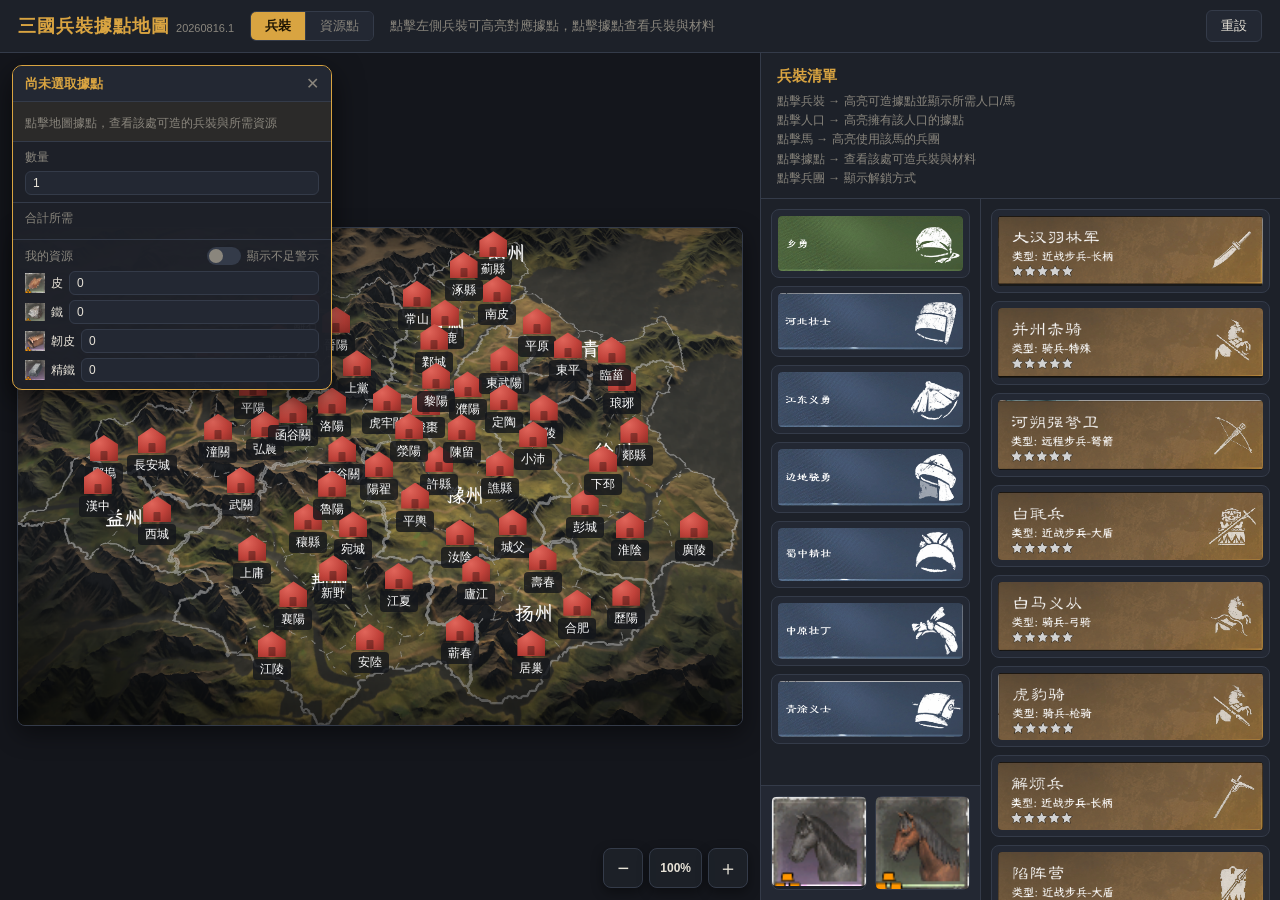
<file: index.html>
<!DOCTYPE html>
<html lang="zh-Hant">
<head>
  <meta charset="UTF-8">
  <meta name="viewport" content="width=device-width, initial-scale=1.0">
  <title>三國地圖 · 兵裝據點</title>
  <link rel="stylesheet" href="style.css">
</head>
<body>
  <header class="app-header">
    <h1>三國兵裝據點地圖 <span class="update-date">20260816.1</span></h1>
    <div class="mode-switch" id="modeSwitch">
      <button class="mode-btn active" data-mode="craft">兵裝</button>
      <button class="mode-btn" data-mode="resource">資源點</button>
    </div>
    <div class="header-status" id="status"></div>
    <button id="resetBtn" class="reset-btn" title="重設：清除選取／高亮／已採標記">重設</button>
  </header>

  <main class="layout">
    <section class="map-panel">
      <div class="map-viewport" id="mapViewport">
        <div class="map-wrap" id="mapWrap">
          <img id="mapImg" src="assets/map.png" alt="三國地圖">
          <div id="resourcesLayer"></div>
          <div id="markersLayer"></div>
        </div>
      </div>
      <div class="res-control" id="resControl">
        <div class="res-control-title">資源類型（點擊切換顯示）</div>
        <div class="res-control-btns" id="resTypeBtns"></div>
        <div class="res-control-title res-level-title">資源等級（驛站／關口常駐顯示）</div>
        <div class="res-level-btns" id="resLevelBtns"></div>
      </div>
      <div class="zoom-controls">
        <button id="zoomOutBtn" title="縮小">−</button>
        <button id="zoomResetBtn" title="重置縮放">100%</button>
        <button id="zoomInBtn" title="放大">＋</button>
      </div>
      <div id="detailPanel" class="detail-panel">
        <div class="dp-head">
          <span class="dp-name" id="dpName">尚未選取據點</span>
          <button id="dpClose" class="dp-close" title="關閉">✕</button>
        </div>
        <div class="dp-body" id="dpItems"></div>
        <div class="dp-section dp-qty">
          <span class="dp-label">數量</span>
          <input type="number" id="qtyInput" class="dp-input" value="1" min="1" step="1" title="以數量計算所需資源">
        </div>
        <div class="dp-section">
          <span class="dp-label">合計所需</span>
          <div id="dpTotals" class="materials"></div>
        </div>
        <div class="dp-section">
          <div class="dp-res-head">
            <span class="dp-label">我的資源</span>
            <label class="dp-switch" title="開啟後，資源不足時顯示紅字警示">
              <input type="checkbox" id="resToggle">
              <span class="dp-switch-track"></span>
              <span class="dp-switch-text">顯示不足警示</span>
            </label>
          </div>
          <div class="dp-res-grid">
            <label class="dp-res-field"><img class="res-icon" src="assets/resources/pi.png" alt="皮">皮<input type="number" id="resPi" class="dp-input" min="0" step="1" value="0"></label>
            <label class="dp-res-field"><img class="res-icon" src="assets/resources/tie.png" alt="鐵">鐵<input type="number" id="resTie" class="dp-input" min="0" step="1" value="0"></label>
            <label class="dp-res-field"><img class="res-icon" src="assets/resources/renpi.png" alt="韌皮">韌皮<input type="number" id="resRen" class="dp-input" min="0" step="1" value="0"></label>
            <label class="dp-res-field"><img class="res-icon" src="assets/resources/jingtie.png" alt="精鐵">精鐵<input type="number" id="resJing" class="dp-input" min="0" step="1" value="0"></label>
          </div>
        </div>
      </div>
    </section>

    <aside class="sidebar">
      <div class="sidebar-head">
        <h2>兵裝清單</h2>
        <p class="hint">點擊兵裝 → 高亮可造據點並顯示所需人口/馬<br>點擊人口 → 高亮擁有該人口的據點<br>點擊馬 → 高亮使用該馬的兵團<br>點擊據點 → 查看該處可造兵裝與材料<br>點擊兵團 → 顯示解鎖方式</p>
      </div>
      <div class="sidebar-body">
        <div class="pop-col">
          <div class="pop-list" id="popList"></div>
          <div class="horse-list" id="horseList"></div>
        </div>
        <ul id="itemList"></ul>
      </div>
    </aside>
  </main>

  <script src="app.js"></script>
</body>
</html>
</file>
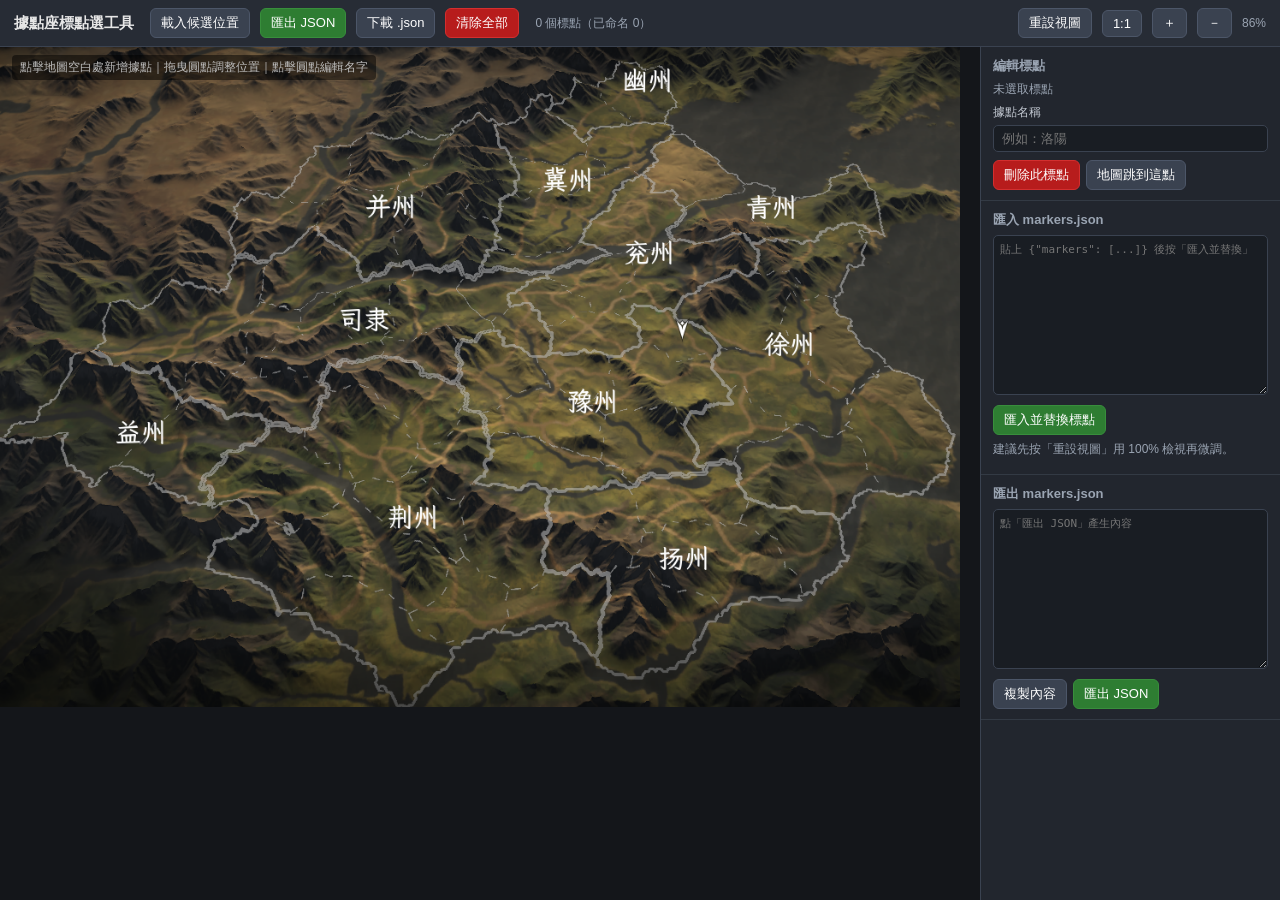
<file: tools/coord-picker.html>
<!DOCTYPE html>
<html lang="zh-Hant">
<head>
<meta charset="UTF-8">
<meta name="viewport" content="width=device-width, initial-scale=1.0">
<title>據點座標點選工具</title>
<style>
  * { box-sizing: border-box; }
  body { margin: 0; font-family: "Microsoft JhengHei", "Noto Sans TC", sans-serif;
         background: #1e2229; color: #e6e6e6; height: 100vh; display: flex; flex-direction: column; }
  header { padding: 8px 14px; background: #272c35; display: flex; align-items: center; gap: 10px; flex-wrap: wrap;
           border-bottom: 1px solid #3a4250; }
  header h1 { font-size: 15px; margin: 0; margin-right: 6px; }
  button { background: #3a4250; color: #fff; border: 1px solid #4c5668; border-radius: 6px;
           padding: 5px 10px; font-size: 13px; cursor: pointer; }
  button:hover { background: #465063; }
  button.primary { background: #2e7d32; border-color: #388e3c; }
  button.danger { background: #b71c1c; border-color: #d32f2f; }
  .spacer { flex: 1; }
  .zoomlabel { font-size: 12px; color: #9aa4b2; }
  main { flex: 1; display: flex; min-height: 0; }
  #viewport { flex: 1; overflow: auto; position: relative; background: #14161a; }
  #stage { position: relative; transform-origin: 0 0; }
  #stage img { display: block; pointer-events: none; user-select: none; width: 100%; height: 100%; }
  #overlay { position: absolute; top: 0; left: 0; }
  .marker { position: absolute; width: 0; height: 0; }
  .marker .dot { position: absolute; width: 12px; height: 12px; border-radius: 50%;
                 background: rgba(244, 67, 54, 0.85); border: 2px solid #fff; transform: translate(-50%, -50%);
                 cursor: grab; box-shadow: 0 0 4px rgba(0,0,0,.8); }
  .marker .dot:hover { background: #ff5252; }
  .marker.drag .dot { cursor: grabbing; background: #ffeb3b; }
  .marker .label { position: absolute; left: 8px; top: -16px; white-space: nowrap; font-size: 12px;
                   color: #fff; background: rgba(0,0,0,.65); padding: 1px 5px; border-radius: 3px;
                   text-shadow: 0 1px 2px #000; }
  .marker.unnamed .label { color: #ffd54f; }
  .marker.sel .dot { background: #3f51b5; box-shadow: 0 0 8px #3f51b5; }
  .hint { position: absolute; top: 8px; left: 12px; z-index: 5; font-size: 12px; color: #bbb; background: rgba(0,0,0,.5);
          padding: 4px 8px; border-radius: 4px; pointer-events: none; }
  aside { width: 300px; border-left: 1px solid #3a4250; background: #22262e; display: flex; flex-direction: column; }
  aside section { padding: 10px 12px; border-bottom: 1px solid #333a44; }
  aside h2 { font-size: 13px; margin: 0 0 6px; color: #9aa4b2; }
  aside label { font-size: 12px; display: block; margin-bottom: 4px; color: #c3c9d2; }
  aside input[type=text] { width: 100%; background: #191d23; color: #fff; border: 1px solid #3a4250;
                           border-radius: 5px; padding: 5px 8px; font-size: 13px; }
  aside .field { margin-bottom: 8px; }
  .coord-row { font-size: 12px; color: #9aa4b2; margin-bottom: 6px; }
  textarea { width: 100%; height: 160px; background: #191d23; color: #7fd97f; border: 1px solid #3a4250;
             border-radius: 5px; font-family: monospace; font-size: 11px; padding: 6px; resize: vertical; }
  .btn-row { display: flex; gap: 6px; margin-top: 6px; flex-wrap: wrap; }
  .count { font-size: 12px; color: #9aa4b2; margin-left: 6px; }
</style>
</head>
<body>

<header>
  <h1>據點座標點選工具</h1>
  <button id="loadCandBtn">載入候選位置</button>
  <button id="exportBtn" class="primary">匯出 JSON</button>
  <button id="downloadBtn">下載 .json</button>
  <button id="clearBtn" class="danger">清除全部</button>
  <span class="count" id="count">0 個標點</span>
  <span class="spacer"></span>
  <button id="resetViewBtn">重設視圖</button>
  <button id="one2oneBtn">1:1</button>
  <button id="zinBtn">＋</button>
  <button id="zoutBtn">－</button>
  <span class="zoomlabel" id="zoomLabel">100%</span>
</header>

<main>
  <div id="viewport">
    <div class="hint">點擊地圖空白處新增據點｜拖曳圓點調整位置｜點擊圓點編輯名字</div>
    <div id="stage">
      <img id="mapImg" src="../assets/map/new.png" alt="地圖">
      <div id="overlay"></div>
    </div>
  </div>

  <aside>
    <section id="editSection">
      <h2>編輯標點</h2>
      <div class="coord-row" id="editCoord">未選取標點</div>
      <div class="field">
        <label>據點名稱</label>
        <input type="text" id="nameInput" placeholder="例如：洛陽" disabled>
      </div>
      <div class="btn-row">
        <button id="delBtn" class="danger" disabled>刪除此標點</button>
        <button id="centerBtn" disabled>地圖跳到這點</button>
      </div>
    </section>
    <section>
      <h2>匯入 markers.json</h2>
      <textarea id="jsonIn" placeholder='貼上 {"markers": [...]} 後按「匯入並替換」'></textarea>
      <div class="btn-row">
        <button id="importBtn" class="primary">匯入並替換標點</button>
      </div>
      <p class="coord-row" style="margin-top:6px">建議先按「重設視圖」用 100% 檢視再微調。</p>
    </section>
    <section>
      <h2>匯出 markers.json</h2>
      <textarea id="jsonOut" readonly placeholder="點「匯出 JSON」產生內容"></textarea>
      <div class="btn-row">
        <button id="copyBtn">複製內容</button>
        <button id="exportBtn2" class="primary">匯出 JSON</button>
      </div>
    </section>
  </aside>
</main>

<script>
const CANDIDATES = [[65.11,13.92],[66.52,15.8],[61.07,17.55],[44.29,24.15],[42.62,27.85],[58.2,30.02],[52.79,32.26],[61.8,36.38],[25.54,38.5],[62.15,40.68],[39.48,43.83],[20.09,46.91],[12.75,47.46],[71.37,48.79],[48.88,50.12],[20.52,50.61],[46.74,52.06],[80.34,53.87],[13.13,55.15],[13.13,58.78],[16.87,59.81],[33.82,59.02],[98.15,61.8],[46.39,62.65],[27.08,62.05],[46.7,65.74],[51.03,66.16],[71.37,65.86],[53.48,67.49],[60.26,67.8],[72.27,68.46],[92.32,68.52],[44.21,71.79],[72.45,72.09],[39.18,76.57],[75.84,76.82],[71.5,77.6],[39.53,80.51],[76.18,80.51],[36.18,85.77],[36.22,89.35]];

const viewport = document.getElementById('viewport');
const stage = document.getElementById('stage');
const img = document.getElementById('mapImg');
const overlay = document.getElementById('overlay');
const countEl = document.getElementById('count');

let NAT_W = 1122, NAT_H = 771;
let scale = 1, minScale = 0.1;
let markers = []; // {id, name, x, y, el}
let selected = null;
let nextId = 1;
let drag = null;

function loadState() {
  try {
    const raw = localStorage.getItem('coord_picker_markers_new');
    if (raw) {
      markers = JSON.parse(raw).map(m => ({ ...m, el: null }));
      nextId = markers.reduce((a, m) => Math.max(a, parseInt(m.id.slice(1)) + 1), 1);
    }
  } catch (e) {}
}

function saveState() {
  const data = markers.map(m => ({ id: m.id, name: m.name, x: m.x, y: m.y }));
  localStorage.setItem('coord_picker_markers_new', JSON.stringify(data));
}

function fitScale() {
  const pad = 20;
  return Math.min((viewport.clientWidth - pad) / NAT_W, (viewport.clientHeight - pad) / NAT_H);
}

function applyScale() {
  stage.style.width = (NAT_W * scale) + 'px';
  stage.style.height = (NAT_H * scale) + 'px';
  overlay.style.width = stage.style.width;
  overlay.style.height = stage.style.height;
  document.getElementById('zoomLabel').textContent = Math.round(scale * 100) + '%';
}

function centerMap() {
  const s = fitScale();
  scale = s;
  applyScale();
  viewport.scrollLeft = (stage.clientWidth - viewport.clientWidth) / 2;
  viewport.scrollTop = (stage.clientHeight - viewport.clientHeight) / 2;
}

function clientToPct(cx, cy) {
  const rect = viewport.getBoundingClientRect();
  const vx = cx - rect.left + viewport.scrollLeft;
  const vy = cy - rect.top + viewport.scrollTop;
  const x = Math.round(vx / scale / NAT_W * 10000) / 100;
  const y = Math.round(vy / scale / NAT_H * 10000) / 100;
  return { x: Math.max(0, Math.min(100, x)), y: Math.max(0, Math.min(100, y)) };
}

function zoomAt(cx, cy, factor) {
  const wx = cx + viewport.scrollLeft;
  const wy = cy + viewport.scrollTop;
  const oldScale = scale;
  scale = Math.max(fitScale(), Math.min(8, scale * factor));
  viewport.scrollLeft = (wx / oldScale) * scale - cx;
  viewport.scrollTop = (wy / oldScale) * scale - cy;
  applyScale();
}

function addMarker(xPct, yPct, name = '', el = null) {
  const m = { id: 'm' + (nextId++), name, x: Math.round(xPct * 100) / 100, y: Math.round(yPct * 100) / 100, el: el };
  m.el = renderMarker(m);
  markers.push(m);
  updateCount();
  saveState();
  return m;
}

function renderMarker(m) {
  const div = document.createElement('div');
  div.className = 'marker' + (m.name ? '' : ' unnamed');
  div.style.left = m.x + '%';
  div.style.top = m.y + '%';

  const dot = document.createElement('div');
  dot.className = 'dot';
  const label = document.createElement('div');
  label.className = 'label';
  label.textContent = m.name || '（未命名）';

  div.appendChild(dot);
  div.appendChild(label);

  dot.addEventListener('pointerdown', (e) => {
    e.stopPropagation();
    if (e.button !== 0) return;
    select(m);
    startDrag(e, m);
  });

  overlay.appendChild(div);
  return div;
}

function startDrag(e, m) {
  drag = { m, startX: e.clientX, startY: e.clientY };
  m.el.classList.add('drag');
  overlay.setPointerCapture(e.pointerId);
}

function moveDrag(e) {
  if (!drag) return;
  const p = clientToPct(e.clientX, e.clientY);
  drag.m.x = p.x;
  drag.m.y = p.y;
  drag.m.el.style.left = p.x + '%';
  drag.m.el.style.top = p.y + '%';
}

function endDrag(e) {
  if (!drag) return;
  drag.m.el.classList.remove('drag');
  drag = null;
  saveState();
  updateEdit();
}

function select(m) {
  selected = m;
  for (const mm of markers) mm.el.classList.toggle('sel', mm === m);
  nameInput.value = m.name;
  nameInput.disabled = false;
  delBtn.disabled = false;
  centerBtn.disabled = false;
  updateEdit();
}

function updateEdit() {
  editCoord.textContent = selected ? `x: ${selected.x}%　y: ${selected.y}%` : '未選取標點';
}

function updateCount() {
  const named = markers.filter(m => m.name).length;
  countEl.textContent = `${markers.length} 個標點（已命名 ${named}）`;
}

function buildJSON() {
  return JSON.stringify({
    markers: markers.map(m => ({ id: m.id, name: m.name, x: m.x, y: m.y, items: [] }))
  }, null, 2);
}

function refreshAll() {
  overlay.innerHTML = '';
  for (const m of markers) m.el = renderMarker(m);
  updateCount();
}

overlay.addEventListener('pointerdown', (e) => {
  if (e.target !== overlay || e.button !== 0) return;
  const p = clientToPct(e.clientX, e.clientY);
  addMarker(p.x, p.y);
});

overlay.addEventListener('pointermove', moveDrag);
overlay.addEventListener('pointerup', endDrag);
overlay.addEventListener('pointercancel', endDrag);

viewport.addEventListener('wheel', (e) => {
  e.preventDefault();
  const rect = viewport.getBoundingClientRect();
  zoomAt(e.clientX - rect.left, e.clientY - rect.top, e.deltaY < 0 ? 1.15 : 1 / 1.15);
}, { passive: false });

// --- UI controls ---
const nameInput = document.getElementById('nameInput');
const delBtn = document.getElementById('delBtn');
const centerBtn = document.getElementById('centerBtn');
const editCoord = document.getElementById('editCoord');

nameInput.addEventListener('input', () => {
  if (!selected) return;
  selected.name = nameInput.value.trim();
  selected.el.classList.toggle('unnamed', !selected.name);
  selected.el.querySelector('.label').textContent = selected.name || '（未命名）';
  updateCount();
  saveState();
});

nameInput.addEventListener('change', () => {
  if (selected) select(selected); // refresh selection view
});

delBtn.addEventListener('click', () => {
  if (!selected) return;
  selected.el.remove();
  markers = markers.filter(m => m !== selected);
  selected = null;
  nameInput.value = '';
  nameInput.disabled = true;
  delBtn.disabled = true;
  centerBtn.disabled = true;
  editCoord.textContent = '未選取標點';
  updateCount();
  saveState();
});

centerBtn.addEventListener('click', () => {
  if (!selected) return;
  const sx = selected.x / 100 * NAT_W * scale - viewport.clientWidth / 2;
  const sy = selected.y / 100 * NAT_H * scale - viewport.clientHeight / 2;
  viewport.scrollLeft = sx;
  viewport.scrollTop = sy;
});

document.getElementById('loadCandBtn').addEventListener('click', () => {
  if (markers.length) {
    if (!confirm('已有標點，載入候選位置會直接加入，確定？')) return;
  }
  for (const [x, y] of CANDIDATES) addMarker(x, y);
});

document.getElementById('resetViewBtn').addEventListener('click', () => centerMap());

document.getElementById('one2oneBtn').addEventListener('click', () => {
  scale = 1;
  applyScale();
  viewport.scrollLeft = Math.max(0, (stage.clientWidth - viewport.clientWidth) / 2);
  viewport.scrollTop = Math.max(0, (stage.clientHeight - viewport.clientHeight) / 2);
});

const jsonIn = document.getElementById('jsonIn');
document.getElementById('importBtn').addEventListener('click', () => {
  try {
    const d = JSON.parse(jsonIn.value);
    if (!Array.isArray(d.markers)) throw new Error('缺少 markers 陣列');
    if (markers.length && !confirm('匯入會取代目前的標點，確定？')) return;
    overlay.innerHTML = '';
    markers = d.markers.map(m => ({ id: m.id, name: m.name || '', x: Number(m.x), y: Number(m.y), el: null }));
    nextId = markers.reduce((a, m) => Math.max(a, parseInt(m.id.slice(1)) + 1), 1);
    refreshAll();
    saveState();
    centerMap();
    selected = null;
    nameInput.value = '';
    nameInput.disabled = true;
    delBtn.disabled = true;
    centerBtn.disabled = true;
    editCoord.textContent = '未選取標點';
    updateCount();
  } catch (e) {
    alert('JSON 格式錯誤：' + e.message);
  }
});

document.getElementById('clearBtn').addEventListener('click', () => {
  if (!confirm('清除全部標點？此動作無法復原。')) return;
  overlay.innerHTML = '';
  markers = [];
  selected = null;
  nameInput.value = '';
  nameInput.disabled = true;
  delBtn.disabled = true;
  centerBtn.disabled = true;
  editCoord.textContent = '未選取標點';
  nextId = 1;
  updateCount();
  saveState();
});

function doExport() {
  jsonOut.value = buildJSON();
}

document.getElementById('exportBtn').addEventListener('click', doExport);
document.getElementById('exportBtn2').addEventListener('click', doExport);

document.getElementById('copyBtn').addEventListener('click', async () => {
  if (!jsonOut.value) doExport();
  try {
    await navigator.clipboard.writeText(jsonOut.value);
    copyBtn.textContent = '已複製！';
    setTimeout(() => copyBtn.textContent = '複製內容', 1200);
  } catch (e) {
    jsonOut.select();
    document.execCommand('copy');
  }
});

document.getElementById('downloadBtn').addEventListener('click', () => {
  const text = buildJSON();
  const blob = new Blob([text], { type: 'application/json' });
  const a = document.createElement('a');
  a.href = URL.createObjectURL(blob);
  a.download = 'markers.json';
  a.click();
  URL.revokeObjectURL(a.href);
});

document.getElementById('zinBtn').addEventListener('click', () => zoomAt(viewport.clientWidth / 2, viewport.clientHeight / 2, 1.3));
document.getElementById('zoutBtn').addEventListener('click', () => zoomAt(viewport.clientWidth / 2, viewport.clientHeight / 2, 1 / 1.3));

// --- init ---
const jsonOut = document.getElementById('jsonOut');
const copyBtn = document.getElementById('copyBtn');

img.addEventListener('load', () => {
  NAT_W = img.naturalWidth;
  NAT_H = img.naturalHeight;
  loadState();
  refreshAll();
  centerMap();
});

if (img.complete && img.naturalWidth > 0) {
  NAT_W = img.naturalWidth;
  NAT_H = img.naturalHeight;
  loadState();
  refreshAll();
  centerMap();
}
</script>
</body>
</html>
</file>
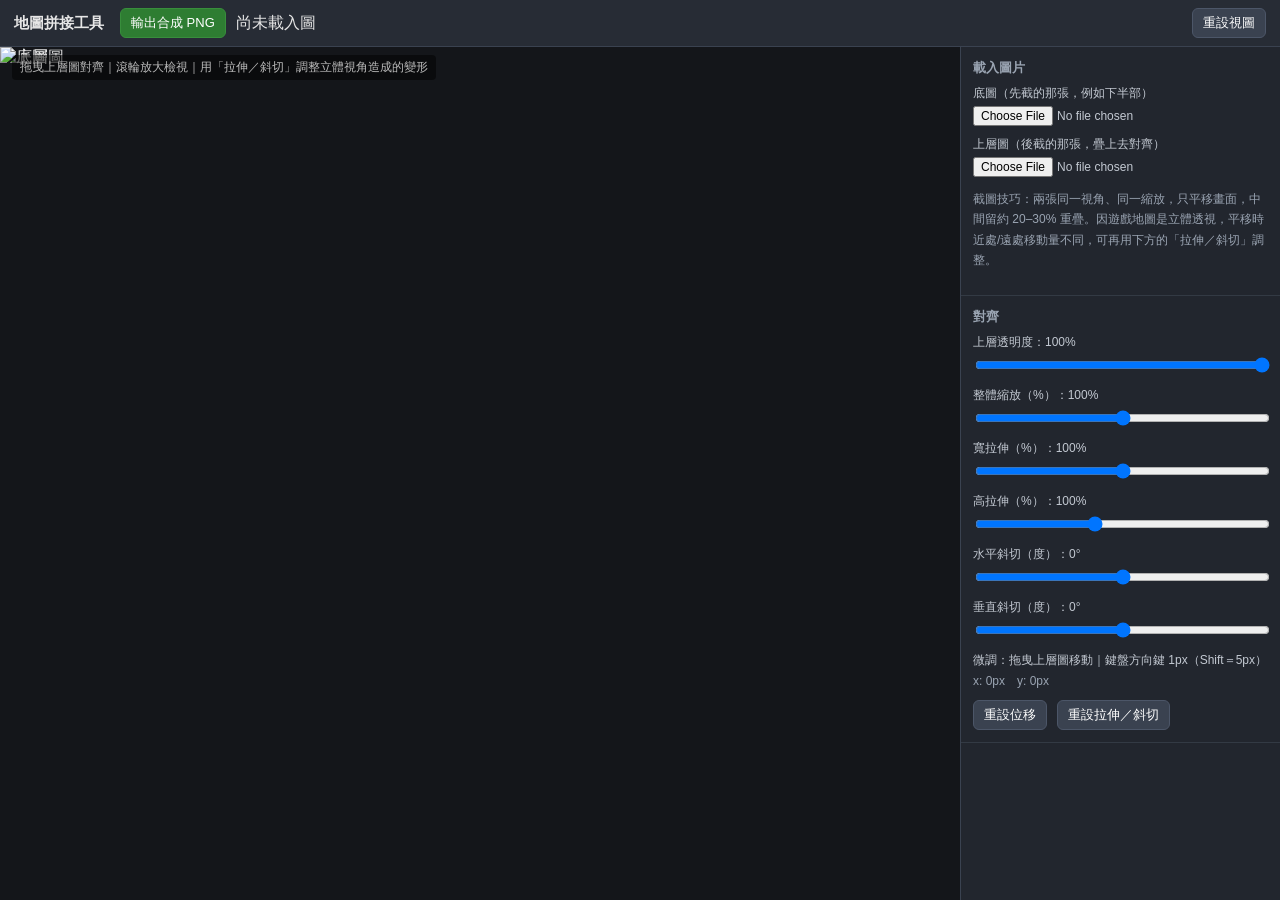
<file: tools/map-stitch.html>
<!DOCTYPE html>
<html lang="zh-Hant">
<head>
<meta charset="UTF-8">
<meta name="viewport" content="width=device-width, initial-scale=1.0">
<title>地圖拼接工具</title>
<style>
  * { box-sizing: border-box; }
  body { margin: 0; font-family: "Microsoft JhengHei", "Noto Sans TC", sans-serif;
         background: #1e2229; color: #e6e6e6; height: 100vh; display: flex; flex-direction: column; }
  header { padding: 8px 14px; background: #272c35; display: flex; align-items: center; gap: 10px; flex-wrap: wrap;
           border-bottom: 1px solid #3a4250; }
  header h1 { font-size: 15px; margin: 0; margin-right: 6px; }
  button { background: #3a4250; color: #fff; border: 1px solid #4c5668; border-radius: 6px;
           padding: 5px 10px; font-size: 13px; cursor: pointer; }
  button:hover { background: #465063; }
  button.primary { background: #2e7d32; border-color: #388e3c; }
  main { flex: 1; display: flex; min-height: 0; }
  #viewport { flex: 1; overflow: auto; position: relative; background: #14161a; }
  #stage { position: relative; transform-origin: 0 0; }
  #baseImg { position: absolute; top: 0; left: 0; display: block; user-select: none; pointer-events: none; }
  #topImg { position: absolute; top: 0; left: 0; display: block; user-select: none; cursor: grab;
            transform-origin: 0 0; }
  #topImg.dragging { cursor: grabbing; }
  aside { width: 320px; border-left: 1px solid #3a4250; background: #22262e; display: flex; flex-direction: column; overflow-y: auto; }
  aside section { padding: 12px; border-bottom: 1px solid #333a44; }
  aside h2 { font-size: 13px; margin: 0 0 8px; color: #9aa4b2; }
  aside label { font-size: 12px; display: block; margin-bottom: 4px; color: #c3c9d2; }
  aside .field { margin-bottom: 10px; }
  aside input[type=file] { width: 100%; font-size: 12px; color: #c3c9d2; }
  aside input[type=range] { width: 100%; }
  aside .coord-row { font-size: 12px; color: #9aa4b2; margin-bottom: 6px; }
  aside .reset { display: inline-block; margin-right: 6px; }
  .hint { position: absolute; top: 8px; left: 12px; z-index: 5; font-size: 12px; color: #bbb; background: rgba(0,0,0,.5);
          padding: 4px 8px; border-radius: 4px; pointer-events: none; }
  .note { font-size: 12px; color: #9aa4b2; line-height: 1.7; }
</style>
</head>
<body>

<header>
  <h1>地圖拼接工具</h1>
  <button id="exportBtn" class="primary" disabled>輸出合成 PNG</button>
  <span class="coord-row" id="info" style="margin:0">尚未載入圖</span>
  <span style="flex:1"></span>
  <button id="fitBtn">重設視圖</button>
</header>

<main>
  <div id="viewport">
    <div class="hint">拖曳上層圖對齊｜滾輪放大檢視｜用「拉伸／斜切」調整立體視角造成的變形</div>
    <div id="stage">
      <img id="baseImg" alt="底圖">
      <img id="topImg" alt="上層圖">
    </div>
  </div>

  <aside>
    <section>
      <h2>載入圖片</h2>
      <div class="field">
        <label>底圖（先截的那張，例如下半部）</label>
        <input type="file" id="baseInput" accept="image/*">
      </div>
      <div class="field">
        <label>上層圖（後截的那張，疊上去對齊）</label>
        <input type="file" id="topInput" accept="image/*">
      </div>
      <p class="note">截圖技巧：兩張同一視角、同一縮放，只平移畫面，中間留約 20–30% 重疊。因遊戲地圖是立體透視，平移時近處/遠處移動量不同，可再用下方的「拉伸／斜切」調整。</p>
    </section>
    <section>
      <h2>對齊</h2>
      <div class="field">
        <label>上層透明度：<span id="opacVal">100%</span></label>
        <input type="range" id="opacSlider" min="0" max="100" value="100">
      </div>
      <div class="field">
        <label>整體縮放（%）：<span id="scaleVal">100%</span></label>
        <input type="range" id="scaleSlider" min="70" max="130" value="100" step="0.5">
      </div>
      <div class="field">
        <label>寬拉伸（%）：<span id="sxVal">100%</span></label>
        <input type="range" id="sxSlider" min="70" max="130" value="100" step="0.5">
      </div>
      <div class="field">
        <label>高拉伸（%）：<span id="syVal">100%</span></label>
        <input type="range" id="sySlider" min="60" max="160" value="100" step="0.5">
      </div>
      <div class="field">
        <label>水平斜切（度）：<span id="kxVal">0°</span></label>
        <input type="range" id="kxSlider" min="-30" max="30" value="0" step="0.5">
      </div>
      <div class="field">
        <label>垂直斜切（度）：<span id="kyVal">0°</span></label>
        <input type="range" id="kySlider" min="-30" max="30" value="0" step="0.5">
      </div>
      <div class="field">
        <label>微調：拖曳上層圖移動｜鍵盤方向鍵 1px（Shift＝5px）</label>
        <div class="coord-row" id="offset">x: 0px　y: 0px</div>
      </div>
      <button id="resetOffBtn" class="reset">重設位移</button>
      <button id="resetDeformBtn">重設拉伸／斜切</button>
    </section>
  </aside>
</main>

<script>
const viewport = document.getElementById('viewport');
const stage = document.getElementById('stage');
const baseImg = document.getElementById('baseImg');
const topImg = document.getElementById('topImg');
const info = document.getElementById('info');
const opacSlider = document.getElementById('opacSlider');
const scaleSlider = document.getElementById('scaleSlider');
const sxSlider = document.getElementById('sxSlider');
const sySlider = document.getElementById('sySlider');
const kxSlider = document.getElementById('kxSlider');
const kySlider = document.getElementById('kySlider');

let disp = 1;
let baseRaw = null;      // {w,h}
let topRaw = null;       // {w,h}
let offX = 0, offY = 0;  // 平移（原始像素）
let scaleTop = 1;        // 整體縮放
let sx = 1, sy = 1;      // 寬/高拉伸
let kx = 0, ky = 0;      // 斜切（tan）
let drag = null;

function loadImage(file) {
  return new Promise((resolve, reject) => {
    const url = URL.createObjectURL(file);
    const img = new Image();
    img.onload = () => resolve({ img, url });
    img.onerror = () => reject(new Error('無法載入圖片'));
    img.src = url;
  });
}

// 變形矩陣（topImg 局部座標 → 偏移後座標，原始像素）
function matrixValues() {
  return { sx, sy, kx, ky, tx: offX, ty: offY };
}

function applyTop() {
  if (!topRaw) return;
  const d = disp;
  const m = matrixValues();
  topImg.style.width = (topRaw.w * scaleTop * d) + 'px';
  topImg.style.height = (topRaw.h * scaleTop * d) + 'px';
  // CSS matrix(a,b,c,d,e,f): x'=a*x+c*y+e, y'=b*x+d*y+f
  topImg.style.transform = 'matrix(' +
    m.sx + ',' + m.ky + ',' + m.kx + ',' + m.sy + ',' +
    (m.tx * d) + ',' + (m.ty * d) + ')';
}

function applyLayout() {
  if (!baseRaw) return;
  stage.style.width = (baseRaw.w * disp) + 'px';
  stage.style.height = (baseRaw.h * disp) + 'px';
  baseImg.style.width = baseRaw.w * disp + 'px';
  baseImg.style.height = baseRaw.h * disp + 'px';
  applyTop();
  document.getElementById('offset').textContent = 'x: ' + Math.round(offX) + 'px　y: ' + Math.round(offY) + 'px';
}

function fitView() {
  if (!baseRaw) return;
  const pad = 20;
  const d = Math.min((viewport.clientWidth - pad) / baseRaw.w, (viewport.clientHeight - pad) / baseRaw.h);
  disp = Math.min(1, d);
  applyLayout();
}

document.getElementById('baseInput').addEventListener('change', async (e) => {
  const f = e.target.files[0];
  if (!f) return;
  try {
    const { img, url } = await loadImage(f);
    if (baseImg.src) URL.revokeObjectURL(baseImg.src);
    baseImg.src = url;
    baseRaw = { w: img.naturalWidth, h: img.naturalHeight };
    stage.appendChild(baseImg);
    info.textContent = '底圖 ' + baseRaw.w + 'x' + baseRaw.h;
    fitView();
    if (topRaw) document.getElementById('exportBtn').disabled = false;
  } catch (err) {
    alert(err.message);
  }
});

document.getElementById('topInput').addEventListener('change', async (e) => {
  const f = e.target.files[0];
  if (!f) return;
  try {
    const { img, url } = await loadImage(f);
    if (topImg.src) URL.revokeObjectURL(topImg.src);
    topImg.src = url;
    topRaw = { w: img.naturalWidth, h: img.naturalHeight };
    topImg.style.opacity = opacSlider.value / 100;
    stage.appendChild(topImg);
    applyLayout();
    info.textContent = '上層圖 ' + topRaw.w + 'x' + topRaw.h;
    document.getElementById('exportBtn').disabled = false;
  } catch (err) {
    alert(err.message);
  }
});

opacSlider.addEventListener('input', () => {
  document.getElementById('opacVal').textContent = opacSlider.value + '%';
  topImg.style.opacity = opacSlider.value / 100;
});

scaleSlider.addEventListener('input', () => {
  scaleTop = scaleSlider.value / 100;
  document.getElementById('scaleVal').textContent = scaleSlider.value + '%';
  applyTop();
});

sxSlider.addEventListener('input', () => {
  sx = sxSlider.value / 100;
  document.getElementById('sxVal').textContent = sxSlider.value + '%';
  applyTop();
});

sySlider.addEventListener('input', () => {
  sy = sySlider.value / 100;
  document.getElementById('syVal').textContent = sySlider.value + '%';
  applyTop();
});

kxSlider.addEventListener('input', () => {
  const deg = Number(kxSlider.value);
  kx = Math.tan(deg * Math.PI / 180);
  document.getElementById('kxVal').textContent = deg + '°';
  applyTop();
});

kySlider.addEventListener('input', () => {
  const deg = Number(kySlider.value);
  ky = Math.tan(deg * Math.PI / 180);
  document.getElementById('kyVal').textContent = deg + '°';
  applyTop();
});

document.getElementById('fitBtn').addEventListener('click', fitView);

document.getElementById('resetOffBtn').addEventListener('click', () => {
  offX = 0; offY = 0;
  applyLayout();
});

document.getElementById('resetDeformBtn').addEventListener('click', () => {
  scaleSlider.value = 100; scaleTop = 1;
  sxSlider.value = 100; sx = 1;
  sySlider.value = 100; sy = 1;
  kxSlider.value = 0; kx = 0;
  kySlider.value = 0; ky = 0;
  document.getElementById('scaleVal').textContent = '100%';
  document.getElementById('sxVal').textContent = '100%';
  document.getElementById('syVal').textContent = '100%';
  document.getElementById('kxVal').textContent = '0°';
  document.getElementById('kyVal').textContent = '0°';
  applyTop();
});

// 拖曳上層圖（移動時半透明對齊，鬆開恢復滑桿透明度看接縫）
topImg.addEventListener('pointerdown', (e) => {
  if (e.button !== 0) return;
  e.preventDefault();
  drag = { x: e.clientX, y: e.clientY, ox: offX, oy: offY, prevOp: topImg.style.opacity };
  topImg.style.opacity = 0.4;
  topImg.classList.add('dragging');
  topImg.setPointerCapture(e.pointerId);
});

topImg.addEventListener('pointermove', (e) => {
  if (!drag) return;
  offX = drag.ox + (e.clientX - drag.x) / disp;
  offY = drag.oy + (e.clientY - drag.y) / disp;
  applyTop();
});

topImg.addEventListener('pointerup', () => {
  if (drag) topImg.style.opacity = drag.prevOp || (opacSlider.value / 100);
  drag = null;
  topImg.classList.remove('dragging');
});
topImg.addEventListener('pointercancel', () => {
  if (drag) topImg.style.opacity = drag.prevOp || (opacSlider.value / 100);
  drag = null;
  topImg.classList.remove('dragging');
});

// 鍵盤微調
topImg.tabIndex = 0;
topImg.addEventListener('keydown', (e) => {
  const step = e.shiftKey ? 5 : 1;
  const map = { ArrowLeft: [-step, 0], ArrowRight: [step, 0], ArrowUp: [0, -step], ArrowDown: [0, step] };
  const m = map[e.key];
  if (!m) return;
  e.preventDefault();
  offX += m[0]; offY += m[1];
  applyTop();
});

// 滾輪放大檢視
viewport.addEventListener('wheel', (e) => {
  if (!baseRaw) return;
  e.preventDefault();
  const rect = viewport.getBoundingClientRect();
  const cx = e.clientX - rect.left + viewport.scrollLeft;
  const cy = e.clientY - rect.top + viewport.scrollTop;
  const oldD = disp;
  disp = Math.max(0.05, Math.min(4, disp * (e.deltaY < 0 ? 1.2 : 1 / 1.2)));
  viewport.scrollLeft = (cx / oldD) * disp - (e.clientX - rect.left);
  viewport.scrollTop = (cy / oldD) * disp - (e.clientY - rect.top);
  applyLayout();
}, { passive: false });

document.getElementById('exportBtn').addEventListener('click', () => {
  if (!baseRaw || !topRaw) return;
  const A = baseRaw;
  const Bw = topRaw.w * scaleTop;
  const Bh = topRaw.h * scaleTop;

  // 上層四角變形後的位置（原始像素）
  const corners = [
    [0, 0], [Bw, 0], [0, Bh], [Bw, Bh]
  ].map(([cx, cy]) => [
    sx * cx + kx * cy + offX,
    ky * cx + sy * cy + offY
  ]);
  let minX = 0, minY = 0, maxX = A.w, maxY = A.h;
  for (const [px, py] of corners) {
    minX = Math.min(minX, px);
    minY = Math.min(minY, py);
    maxX = Math.max(maxX, px);
    maxY = Math.max(maxY, py);
  }
  const outW = Math.ceil(maxX - minX);
  const outH = Math.ceil(maxY - minY);

  const canvas = document.createElement('canvas');
  canvas.width = outW;
  canvas.height = outH;
  const ctx = canvas.getContext('2d');
  ctx.drawImage(baseImg, -minX, -minY, A.w, A.h);
  ctx.setTransform(sx, ky, kx, sy, offX - minX, offY - minY);
  ctx.drawImage(topImg, 0, 0, Bw, Bh);

  const a = document.createElement('a');
  a.href = canvas.toDataURL('image/png');
  a.download = 'map-stitched.png';
  a.click();
});
</script>
</body>
</html>
</file>
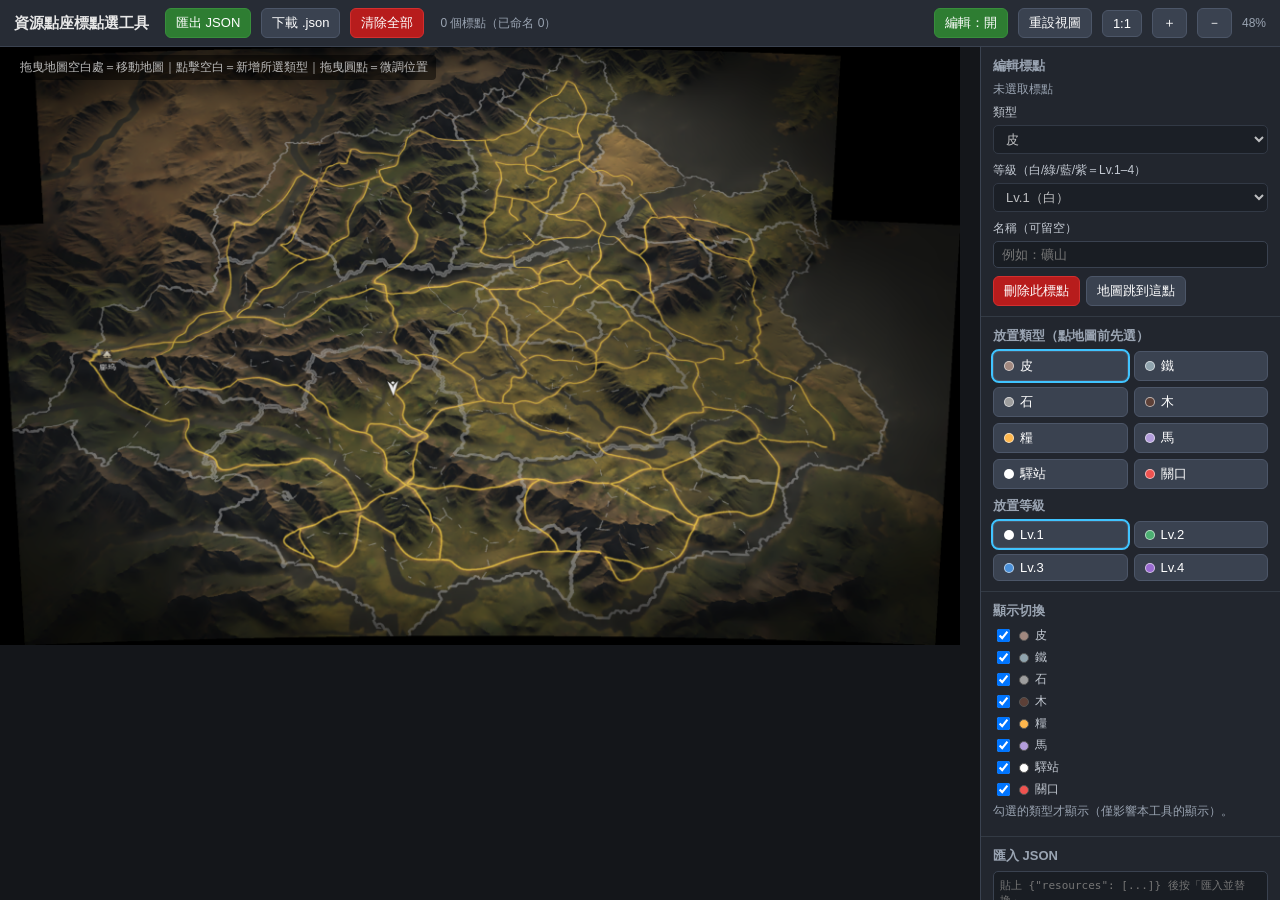
<file: tools/resource-picker.html>
<!DOCTYPE html>
<html lang="zh-Hant">
<head>
<meta charset="UTF-8">
<meta name="viewport" content="width=device-width, initial-scale=1.0">
<title>資源點座標點選工具</title>
<style>
  * { box-sizing: border-box; }
  body { margin: 0; font-family: "Microsoft JhengHei", "Noto Sans TC", sans-serif;
         background: #1e2229; color: #e6e6e6; height: 100vh; display: flex; flex-direction: column; }
  header { padding: 8px 14px; background: #272c35; display: flex; align-items: center; gap: 10px; flex-wrap: wrap;
           border-bottom: 1px solid #3a4250; }
  header h1 { font-size: 15px; margin: 0; margin-right: 6px; }
  button { background: #3a4250; color: #fff; border: 1px solid #4c5668; border-radius: 6px;
           padding: 5px 10px; font-size: 13px; cursor: pointer; }
  button:hover { background: #465063; }
  button.primary { background: #2e7d32; border-color: #388e3c; }
  button.danger { background: #b71c1c; border-color: #d32f2f; }
  .spacer { flex: 1; }
  .zoomlabel { font-size: 12px; color: #9aa4b2; }
  main { flex: 1; display: flex; min-height: 0; }
  #viewport { flex: 1; overflow: auto; position: relative; background: #14161a; }
  #stage { position: relative; transform-origin: 0 0; }
  #stage img { display: block; pointer-events: none; user-select: none; width: 100%; height: 100%; }
  #overlay { position: absolute; top: 0; left: 0; }
  .marker { position: absolute; width: 0; height: 0; }
  .marker .dot { position: absolute; width: 25px; height: 25px; border-radius: 50%;
                 border: 2px solid #fff; transform: translate(-50%, -50%);
                 cursor: grab; box-shadow: 0 0 4px rgba(0,0,0,.8); overflow: hidden; }
  .marker .dot img { width: 100%; height: 100%; object-fit: cover; border-radius: 50%; display: block; pointer-events: none; }
  .marker .dot:hover { filter: brightness(1.3); }
  .marker.drag .dot { cursor: grabbing; outline: 2px solid #ffeb3b; }
  .marker .label { position: absolute; left: 9px; top: -15px; white-space: nowrap; font-size: 12px;
                   color: #fff; background: rgba(0,0,0,.65); padding: 1px 5px; border-radius: 3px;
                   text-shadow: 0 1px 2px #000; }
  .marker .label::before { content: ""; display: inline-block; width: 8px; height: 8px; border-radius: 50%;
                           margin-right: 4px; vertical-align: 0; }
  .marker.unnamed .label { color: #ffd54f; }
  .marker.sel .dot { outline: 2px solid #40c4ff; }
  .hint { position: absolute; top: 8px; left: 12px; z-index: 5; font-size: 12px; color: #bbb; background: rgba(0,0,0,.5);
          padding: 4px 8px; border-radius: 4px; pointer-events: none; }
  aside { width: 300px; border-left: 1px solid #3a4250; background: #22262e; display: flex; flex-direction: column;
          overflow-y: auto; }
  aside section { padding: 10px 12px; border-bottom: 1px solid #333a44; }
  aside h2 { font-size: 13px; margin: 0 0 6px; color: #9aa4b2; }
  aside label { font-size: 12px; display: block; margin-bottom: 4px; color: #c3c9d2; }
  aside input[type=text] { width: 100%; background: #191d23; color: #fff; border: 1px solid #3a4250;
                           border-radius: 5px; padding: 5px 8px; font-size: 13px; }
  aside .field { margin-bottom: 8px; }
  .coord-row { font-size: 12px; color: #9aa4b2; margin-bottom: 6px; }
  textarea { width: 100%; height: 160px; background: #191d23; color: #7fd97f; border: 1px solid #3a4250;
             border-radius: 5px; font-family: monospace; font-size: 11px; padding: 6px; resize: vertical; }
  .btn-row { display: flex; gap: 6px; margin-top: 6px; flex-wrap: wrap; }
  .count { font-size: 12px; color: #9aa4b2; margin-left: 6px; }
  .type-btns { display: grid; grid-template-columns: 1fr 1fr; gap: 6px; }
  .type-btns button { text-align: left; display: flex; align-items: center; gap: 6px; }
  .type-btns button.active { outline: 2px solid #40c4ff; }
  .swatch { display: inline-block; width: 10px; height: 10px; border-radius: 50%; border: 1px solid rgba(255,255,255,.6); }
  .show-row { display: flex; align-items: center; gap: 6px; font-size: 12px; color: #c3c9d2; margin-bottom: 3px; cursor: pointer; }
  .show-row .swatch { border: 1px solid #555; }
</style>
</head>
<body>

<header>
  <h1>資源點座標點選工具</h1>
  <button id="exportBtn" class="primary">匯出 JSON</button>
  <button id="downloadBtn">下載 .json</button>
  <button id="clearBtn" class="danger">清除全部</button>
  <span class="count" id="count">0 個標點</span>
  <span class="spacer"></span>
  <button id="editModeBtn" class="primary">編輯：開</button>
  <button id="resetViewBtn">重設視圖</button>
  <button id="one2oneBtn">1:1</button>
  <button id="zinBtn">＋</button>
  <button id="zoutBtn">－</button>
  <span class="zoomlabel" id="zoomLabel">100%</span>
</header>

<main>
  <div id="viewport">
    <div class="hint">拖曳地圖空白處＝移動地圖｜點擊空白＝新增所選類型｜拖曳圓點＝微調位置</div>
    <div id="stage">
      <img id="mapImg" src="../assets/resource-map.png" alt="地圖">
      <div id="overlay"></div>
    </div>
  </div>

  <aside>
    <section id="editSection">
      <h2>編輯標點</h2>
      <div class="coord-row" id="editCoord">未選取標點</div>
      <div class="field">
        <label>類型</label>
        <select id="typeSelect" style="width:100%;background:#191d23;color:#fff;border:1px solid #3a4250;border-radius:5px;padding:5px 8px;font-size:13px;" disabled></select>
      </div>
      <div class="field">
        <label>等級（白/綠/藍/紫＝Lv.1–4）</label>
        <select id="levelSelect" style="width:100%;background:#191d23;color:#fff;border:1px solid #3a4250;border-radius:5px;padding:5px 8px;font-size:13px;" disabled></select>
      </div>
      <div class="field">
        <label>名稱（可留空）</label>
        <input type="text" id="nameInput" placeholder="例如：礦山" disabled>
      </div>
      <div class="btn-row">
        <button id="delBtn" class="danger" disabled>刪除此標點</button>
        <button id="centerBtn" disabled>地圖跳到這點</button>
      </div>
    </section>

    <section>
      <h2>放置類型（點地圖前先選）</h2>
      <div class="type-btns" id="typeBtns"></div>
      <h2 style="margin-top:8px">放置等級</h2>
      <div class="type-btns" id="levelBtns"></div>
    </section>

    <section>
      <h2>顯示切換</h2>
      <div id="showToggles"></div>
      <p class="coord-row" style="margin-top:4px">勾選的類型才顯示（僅影響本工具的顯示）。</p>
    </section>

    <section>
      <h2>匯入 JSON</h2>
      <textarea id="jsonIn" placeholder='貼上 {"resources": [...]} 後按「匯入並替換」'></textarea>
      <div class="btn-row">
        <button id="importBtn" class="primary">匯入並替換標點</button>
      </div>
      <p class="coord-row" style="margin-top:6px">建議先按「重設視圖」用 100% 檢視再微調。</p>
    </section>

    <section>
      <h2>匯出 JSON</h2>
      <textarea id="jsonOut" readonly placeholder="點「匯出 JSON」產生內容"></textarea>
      <div class="btn-row">
        <button id="copyBtn">複製內容</button>
        <button id="exportBtn2" class="primary">匯出 JSON</button>
      </div>
    </section>
  </aside>
</main>

<script>
const TYPES = [
  { id: 'pi',       name: '皮',   color: '#a1887f', image: '../assets/res-points/pi.png' },
  { id: 'tie',      name: '鐵',   color: '#90a4ae', image: '../assets/res-points/tie.png' },
  { id: 'shi',      name: '石',   color: '#9e9e9e', image: '../assets/res-points/shi.png' },
  { id: 'mu',       name: '木',   color: '#5d4037', image: '../assets/res-points/mu.png' },
  { id: 'liang',    name: '糧',   color: '#ffb74d', image: '../assets/res-points/liang.png' },
  { id: 'ma',       name: '馬',   color: '#b39ddb', image: '../assets/res-points/ma.png' },
  { id: 'yizhan',   name: '驛站', color: '#ffffff' },
  { id: 'guankou',  name: '關口', color: '#ef5350' }
];
const TYPE_BY_ID = Object.fromEntries(TYPES.map(t => [t.id, t]));
const LEVELS = [
  { v: 1, name: 'Lv.1', colorName: '白', color: '#ffffff' },
  { v: 2, name: 'Lv.2', colorName: '綠', color: '#4caf72' },
  { v: 3, name: 'Lv.3', colorName: '藍', color: '#4a90d9' },
  { v: 4, name: 'Lv.4', colorName: '紫', color: '#9a6bd1' }
];
const LEVEL_BY_V = Object.fromEntries(LEVELS.map(l => [l.v, l]));

const viewport = document.getElementById('viewport');
const stage = document.getElementById('stage');
const img = document.getElementById('mapImg');
const overlay = document.getElementById('overlay');
const countEl = document.getElementById('count');

let NAT_W = 1122, NAT_H = 771;
let scale = 1;
let markers = []; // {id, type, level, name, x, y, el}
let selected = null;
let nextId = 1;
let drag = null;
let pan = null;
let placeType = 'pi';
let placeLevel = 1;
let placeMode = true;

function clientToPct(cx, cy) {
  const rect = viewport.getBoundingClientRect();
  const vx = cx - rect.left + viewport.scrollLeft;
  const vy = cy - rect.top + viewport.scrollTop;
  const x = Math.round(vx / scale / NAT_W * 10000) / 100;
  const y = Math.round(vy / scale / NAT_H * 10000) / 100;
  return { x: Math.max(0, Math.min(100, x)), y: Math.max(0, Math.min(100, y)) };
}

function loadState() {
  try {
    const raw = localStorage.getItem('resource_picker_points');
    if (raw) {
      markers = JSON.parse(raw).map(m => ({ id: m.id, type: m.type || 'pi', level: m.level || 1, name: m.name || '', x: Number(m.x), y: Number(m.y), el: null }));
      nextId = markers.reduce((a, m) => Math.max(a, parseInt(m.id.replace(/[^0-9]/g, '')) + 1), 1);
      for (const t of TYPES) setShow(t.id, true);
    }
  } catch (e) {}
}

function saveState() {
  const data = markers.map(m => ({ id: m.id, type: m.type, level: m.level, name: m.name, x: m.x, y: m.y }));
  localStorage.setItem('resource_picker_points', JSON.stringify(data));
}

function fitScale() {
  const pad = 20;
  return Math.min((viewport.clientWidth - pad) / NAT_W, (viewport.clientHeight - pad) / NAT_H);
}

function applyScale() {
  stage.style.width = (NAT_W * scale) + 'px';
  stage.style.height = (NAT_H * scale) + 'px';
  overlay.style.width = stage.style.width;
  overlay.style.height = stage.style.height;
  document.getElementById('zoomLabel').textContent = Math.round(scale * 100) + '%';
}

function centerMap() {
  const s = fitScale();
  scale = s;
  applyScale();
  viewport.scrollLeft = (stage.clientWidth - viewport.clientWidth) / 2;
  viewport.scrollTop = (stage.clientHeight - viewport.clientHeight) / 2;
}

function zoomAt(cx, cy, factor) {
  const wx = cx + viewport.scrollLeft;
  const wy = cy + viewport.scrollTop;
  const oldScale = scale;
  scale = Math.max(fitScale(), Math.min(8, scale * factor));
  viewport.scrollLeft = (wx / oldScale) * scale - cx;
  viewport.scrollTop = (wy / oldScale) * scale - cy;
  applyScale();
}

function addMarker(xPct, yPct, type, level, name = '') {
  const m = { id: 'r' + (nextId++), type: type || placeType, level: level || placeLevel, name, x: xPct, y: yPct, el: null };
  m.el = renderMarker(m);
  markers.push(m);
  updateCount();
  saveState();
  return m;
}

function typeStyle(type) {
  const t = TYPE_BY_ID[type] || TYPES[0];
  return t.color;
}

function renderMarker(m) {
  const div = document.createElement('div');
  div.className = 'marker' + (m.name ? '' : ' unnamed');
  div.dataset.type = m.type;
  div.style.left = m.x + '%';
  div.style.top = m.y + '%';
  if (!isShow(m.type)) div.style.display = 'none';

  const t = TYPE_BY_ID[m.type] || TYPES[0];
  const lv = LEVEL_BY_V[m.level] || LEVELS[0];
  const dot = document.createElement('div');
  dot.className = 'dot';
  dot.style.background = t.color;
  dot.style.borderColor = lv.color;
  if (t.image) {
    const im = document.createElement('img');
    im.src = t.image;
    im.alt = t.name;
    im.draggable = false;
    im.addEventListener('error', () => im.remove());
    dot.appendChild(im);
  }
  const label = document.createElement('div');
  label.className = 'label';
  label.style.background = 'rgba(0,0,0,.65)';
  label.textContent = m.name || (t.name + ' · ' + lv.name);

  div.appendChild(dot);
  div.appendChild(label);

  dot.addEventListener('pointerdown', (e) => {
    e.stopPropagation();
    if (e.button !== 0) return;
    select(m);
    startDrag(e, m);
  });

  overlay.appendChild(div);
  return div;
}

function startDrag(e, m) {
  drag = { m, startX: e.clientX, startY: e.clientY };
  m.el.classList.add('drag');
  overlay.setPointerCapture(e.pointerId);
}

function moveDrag(e) {
  if (!drag) return;
  const p = clientToPct(e.clientX, e.clientY);
  drag.m.x = p.x;
  drag.m.y = p.y;
  drag.m.el.style.left = p.x + '%';
  drag.m.el.style.top = p.y + '%';
}

function endDrag(e) {
  if (!drag) return;
  drag.m.el.classList.remove('drag');
  drag = null;
  saveState();
  updateEdit();
}

function select(m) {
  selected = m;
  for (const mm of markers) mm.el.classList.toggle('sel', mm === m);
  typeSelect.value = m.type;
  typeSelect.disabled = false;
  levelSelect.value = m.level;
  levelSelect.disabled = false;
  nameInput.value = m.name;
  nameInput.disabled = false;
  delBtn.disabled = false;
  centerBtn.disabled = false;
  updateEdit();
}

function updateEdit() {
  editCoord.textContent = selected ? `x: ${selected.x}%　y: ${selected.y}%` : '未選取標點';
}

function updateCount() {
  const named = markers.filter(m => m.name).length;
  countEl.textContent = `${markers.length} 個標點（已命名 ${named}）`;
}

function buildJSON() {
  return JSON.stringify({
    resources: markers.map(m => ({ id: m.id, type: m.type, level: m.level, name: m.name, x: m.x, y: m.y }))
  }, null, 2);
}

function refreshAll() {
  overlay.innerHTML = '';
  for (const m of markers) m.el = renderMarker(m);
  updateCount();
}

function isShow(type) {
  const el = document.getElementById('show_' + type);
  return el ? el.checked : true;
}

function setShow(type, on) {
  const el = document.getElementById('show_' + type);
  if (el) el.checked = on;
}

function applyShowFilters() {
  for (const m of markers) {
    if (!m.el) continue;
    m.el.style.display = isShow(m.type) ? '' : 'none';
  }
}

function buildTypeUI() {
  const btns = document.getElementById('typeBtns');
  btns.innerHTML = '';
  for (const t of TYPES) {
    const b = document.createElement('button');
    b.dataset.type = t.id;
    b.innerHTML = `<span class="swatch" style="background:${t.color}"></span>${t.name}`;
    b.addEventListener('click', () => {
      placeType = t.id;
      for (const x of btns.children) x.classList.toggle('active', x.dataset.type === t.id);
    });
    btns.appendChild(b);
  }
  btns.firstChild.classList.add('active');

  const lvBtns = document.getElementById('levelBtns');
  lvBtns.innerHTML = '';
  for (const lv of LEVELS) {
    const b = document.createElement('button');
    b.dataset.level = lv.v;
    b.innerHTML = `<span class="swatch" style="background:${lv.color}"></span>${lv.name}`;
    b.addEventListener('click', () => {
      placeLevel = lv.v;
      for (const x of lvBtns.children) x.classList.toggle('active', x.dataset.level == lv.v);
    });
    lvBtns.appendChild(b);
  }
  lvBtns.firstChild.classList.add('active');

  const sel = document.getElementById('typeSelect');
  sel.innerHTML = '';
  for (const t of TYPES) {
    const o = document.createElement('option');
    o.value = t.id;
    o.textContent = t.name;
    sel.appendChild(o);
  }

  const lvSel = document.getElementById('levelSelect');
  lvSel.innerHTML = '';
  for (const lv of LEVELS) {
    const o = document.createElement('option');
    o.value = lv.v;
    o.textContent = lv.name + '（' + lv.colorName + '）';
    lvSel.appendChild(o);
  }

  const showBox = document.getElementById('showToggles');
  showBox.innerHTML = '';
  for (const t of TYPES) {
    const lab = document.createElement('label');
    lab.className = 'show-row';
    lab.innerHTML = `<span class="swatch" style="background:${t.color}"></span>${t.name}`;
    const cb = document.createElement('input');
    cb.type = 'checkbox';
    cb.id = 'show_' + t.id;
    cb.checked = true;
    cb.addEventListener('change', applyShowFilters);
    lab.prepend(cb);
    showBox.appendChild(lab);
  }
}

overlay.addEventListener('pointerdown', (e) => {
  if (e.target !== overlay || e.button !== 0) return;
  pan = { startX: e.clientX, startY: e.clientY, sl: viewport.scrollLeft, st: viewport.scrollTop, moved: false };
  overlay.setPointerCapture(e.pointerId);
});

overlay.addEventListener('pointermove', (e) => {
  if (drag) { moveDrag(e); return; }
  if (!pan) return;
  const dx = e.clientX - pan.startX;
  const dy = e.clientY - pan.startY;
  if (!pan.moved && Math.abs(dx) + Math.abs(dy) > 5) pan.moved = true;
  if (pan.moved) {
    viewport.scrollLeft = pan.sl - dx;
    viewport.scrollTop = pan.st - dy;
  }
});

overlay.addEventListener('pointerup', (e) => {
  if (drag) { endDrag(e); return; }
  if (!pan) return;
  const isClick = !pan.moved;
  pan = null;
  if (isClick && placeMode) {
    const p = clientToPct(e.clientX, e.clientY);
    addMarker(p.x, p.y, placeType);
  }
});

overlay.addEventListener('pointercancel', () => {
  if (drag) endDrag(null);
  pan = null;
});

viewport.addEventListener('wheel', (e) => {
  e.preventDefault();
  const rect = viewport.getBoundingClientRect();
  zoomAt(e.clientX - rect.left, e.clientY - rect.top, e.deltaY < 0 ? 1.15 : 1 / 1.15);
}, { passive: false });

// --- UI controls ---
const nameInput = document.getElementById('nameInput');
const typeSelect = document.getElementById('typeSelect');
const levelSelect = document.getElementById('levelSelect');
const delBtn = document.getElementById('delBtn');
const centerBtn = document.getElementById('centerBtn');
const editCoord = document.getElementById('editCoord');

nameInput.addEventListener('input', () => {
  if (!selected) return;
  selected.name = nameInput.value.trim();
  selected.el.classList.toggle('unnamed', !selected.name);
  const t = TYPE_BY_ID[selected.type] || TYPES[0];
  const lv = LEVEL_BY_V[selected.level] || LEVELS[0];
  selected.el.querySelector('.label').textContent = selected.name || (t.name + ' · ' + lv.name);
  updateCount();
  saveState();
});

nameInput.addEventListener('change', () => {
  if (selected) select(selected);
});

typeSelect.addEventListener('change', () => {
  if (!selected) return;
  selected.type = typeSelect.value;
  const t = TYPE_BY_ID[selected.type] || TYPES[0];
  selected.el.querySelector('.dot').style.background = t.color;
  selected.el.dataset.type = selected.type;
  if (!selected.name) {
    const lv = LEVEL_BY_V[selected.level] || LEVELS[0];
    selected.el.querySelector('.label').textContent = t.name + ' · ' + lv.name;
  }
  applyShowFilters();
  saveState();
});

levelSelect.addEventListener('change', () => {
  if (!selected) return;
  selected.level = Number(levelSelect.value);
  const lv = LEVEL_BY_V[selected.level] || LEVELS[0];
  selected.el.querySelector('.dot').style.borderColor = lv.color;
  if (!selected.name) {
    const t = TYPE_BY_ID[selected.type] || TYPES[0];
    selected.el.querySelector('.label').textContent = t.name + ' · ' + lv.name;
  }
  saveState();
});

delBtn.addEventListener('click', () => {
  if (!selected) return;
  selected.el.remove();
  markers = markers.filter(m => m !== selected);
  selected = null;
  nameInput.value = '';
  nameInput.disabled = true;
  typeSelect.disabled = true;
  levelSelect.disabled = true;
  delBtn.disabled = true;
  centerBtn.disabled = true;
  editCoord.textContent = '未選取標點';
  updateCount();
  saveState();
});

centerBtn.addEventListener('click', () => {
  if (!selected) return;
  const sx = selected.x / 100 * NAT_W * scale - viewport.clientWidth / 2;
  const sy = selected.y / 100 * NAT_H * scale - viewport.clientHeight / 2;
  viewport.scrollLeft = sx;
  viewport.scrollTop = sy;
});

document.getElementById('resetViewBtn').addEventListener('click', () => centerMap());

const editModeBtn = document.getElementById('editModeBtn');
editModeBtn.addEventListener('click', () => {
  placeMode = !placeMode;
  editModeBtn.textContent = '編輯：' + (placeMode ? '開' : '關');
  editModeBtn.classList.toggle('primary', placeMode);
});

document.getElementById('one2oneBtn').addEventListener('click', () => {
  scale = 1;
  applyScale();
  viewport.scrollLeft = Math.max(0, (stage.clientWidth - viewport.clientWidth) / 2);
  viewport.scrollTop = Math.max(0, (stage.clientHeight - viewport.clientHeight) / 2);
});

const jsonIn = document.getElementById('jsonIn');
document.getElementById('importBtn').addEventListener('click', () => {
  try {
    const d = JSON.parse(jsonIn.value);
    if (!Array.isArray(d.resources)) throw new Error('缺少 resources 陣列');
    if (markers.length && !confirm('匯入會取代目前的標點，確定？')) return;
    overlay.innerHTML = '';
    markers = d.resources.map(m => ({ id: m.id || ('r' + nextId++), type: m.type || 'pi', level: m.level || 1, name: m.name || '', x: Number(m.x), y: Number(m.y), el: null }));
    nextId = markers.reduce((a, m) => Math.max(a, parseInt(m.id.replace(/[^0-9]/g, '')) + 1), 1);
    refreshAll();
    saveState();
    centerMap();
    selected = null;
    nameInput.value = '';
    nameInput.disabled = true;
    typeSelect.disabled = true;
    levelSelect.disabled = true;
    delBtn.disabled = true;
    centerBtn.disabled = true;
    editCoord.textContent = '未選取標點';
    updateCount();
  } catch (e) {
    alert('JSON 格式錯誤：' + e.message);
  }
});

document.getElementById('clearBtn').addEventListener('click', () => {
  if (!confirm('清除全部標點？此動作無法復原。')) return;
  overlay.innerHTML = '';
  markers = [];
  selected = null;
  nameInput.value = '';
  nameInput.disabled = true;
  typeSelect.disabled = true;
  levelSelect.disabled = true;
  delBtn.disabled = true;
  centerBtn.disabled = true;
  editCoord.textContent = '未選取標點';
  nextId = 1;
  updateCount();
  saveState();
});

function doExport() {
  jsonOut.value = buildJSON();
}

document.getElementById('exportBtn').addEventListener('click', doExport);
document.getElementById('exportBtn2').addEventListener('click', doExport);

document.getElementById('copyBtn').addEventListener('click', async () => {
  const copyBtn = document.getElementById('copyBtn');
  if (!jsonOut.value) doExport();
  try {
    await navigator.clipboard.writeText(jsonOut.value);
    copyBtn.textContent = '已複製！';
    setTimeout(() => copyBtn.textContent = '複製內容', 1200);
  } catch (e) {
    jsonOut.select();
    document.execCommand('copy');
  }
});

document.getElementById('downloadBtn').addEventListener('click', () => {
  const text = buildJSON();
  const blob = new Blob([text], { type: 'application/json' });
  const a = document.createElement('a');
  a.href = URL.createObjectURL(blob);
  a.download = 'resource-points.json';
  a.click();
  URL.revokeObjectURL(a.href);
});

document.getElementById('zinBtn').addEventListener('click', () => zoomAt(viewport.clientWidth / 2, viewport.clientHeight / 2, 1.3));
document.getElementById('zoutBtn').addEventListener('click', () => zoomAt(viewport.clientWidth / 2, viewport.clientHeight / 2, 1 / 1.3));

// --- init ---
const jsonOut = document.getElementById('jsonOut');

function init() {
  NAT_W = img.naturalWidth;
  NAT_H = img.naturalHeight;
  buildTypeUI();
  loadState();
  refreshAll();
  centerMap();
}

img.addEventListener('load', init);
if (img.complete && img.naturalWidth > 0) init();
</script>
</body>
</html>
</file>
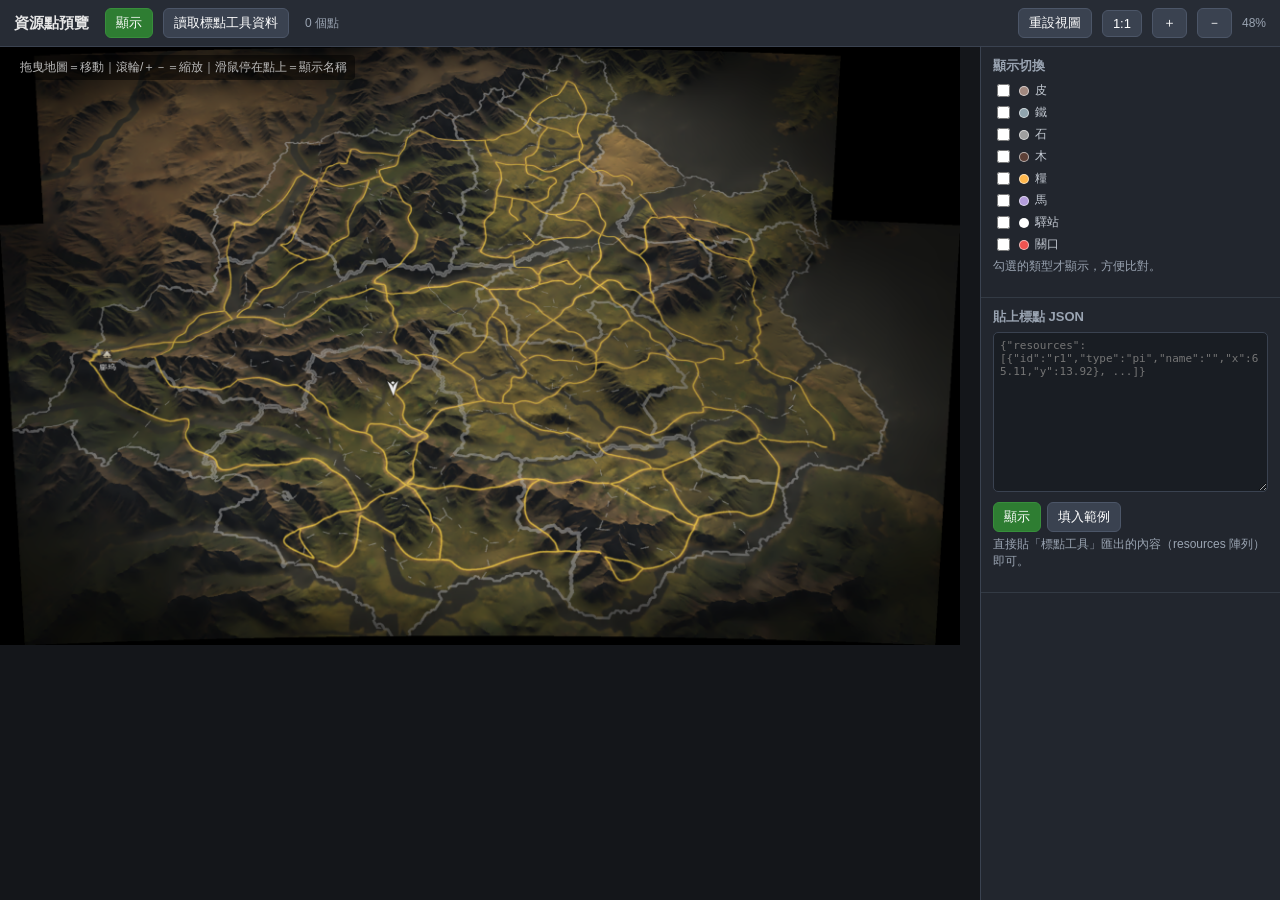
<file: tools/resource-preview.html>
<!DOCTYPE html>
<html lang="zh-Hant">
<head>
<meta charset="UTF-8">
<meta name="viewport" content="width=device-width, initial-scale=1.0">
<title>資源點預覽</title>
<style>
  * { box-sizing: border-box; }
  body { margin: 0; font-family: "Microsoft JhengHei", "Noto Sans TC", sans-serif;
         background: #1e2229; color: #e6e6e6; height: 100vh; display: flex; flex-direction: column; }
  header { padding: 8px 14px; background: #272c35; display: flex; align-items: center; gap: 10px; flex-wrap: wrap;
           border-bottom: 1px solid #3a4250; }
  header h1 { font-size: 15px; margin: 0; margin-right: 6px; }
  button { background: #3a4250; color: #fff; border: 1px solid #4c5668; border-radius: 6px;
           padding: 5px 10px; font-size: 13px; cursor: pointer; }
  button:hover { background: #465063; }
  button.primary { background: #2e7d32; border-color: #388e3c; }
  .spacer { flex: 1; }
  .zoomlabel { font-size: 12px; color: #9aa4b2; }
  main { flex: 1; display: flex; min-height: 0; }
  #viewport { flex: 1; overflow: auto; position: relative; background: #14161a; }
  #stage { position: relative; transform-origin: 0 0; }
  #stage img { display: block; pointer-events: none; user-select: none; width: 100%; height: 100%; }
  #overlay { position: absolute; top: 0; left: 0; }
  .marker { position: absolute; width: 0; height: 0; }
  .marker .dot { position: absolute; width: 25px; height: 25px; border-radius: 50%;
                 border: 1.5px solid #fff; transform: translate(-50%, -50%);
                 box-shadow: 0 0 3px rgba(0,0,0,.9); overflow: hidden; }
  .marker .dot img { width: 100%; height: 100%; object-fit: cover; border-radius: 50%; display: block; pointer-events: none; }
  .marker .label { position: absolute; left: 8px; top: -14px; white-space: nowrap; font-size: 12px;
                   color: #fff; background: rgba(0,0,0,.65); padding: 0 4px; border-radius: 3px;
                   display: none; text-shadow: 0 1px 2px #000; }
  .marker:hover .label { display: block; z-index: 2; }
  .marker .dot:hover { filter: brightness(1.4); }
  .hint { position: absolute; top: 8px; left: 12px; z-index: 5; font-size: 12px; color: #bbb; background: rgba(0,0,0,.5);
          padding: 4px 8px; border-radius: 4px; pointer-events: none; }
  aside { width: 300px; border-left: 1px solid #3a4250; background: #22262e; display: flex; flex-direction: column;
          overflow-y: auto; }
  aside section { padding: 10px 12px; border-bottom: 1px solid #333a44; }
  aside h2 { font-size: 13px; margin: 0 0 6px; color: #9aa4b2; }
  textarea { width: 100%; height: 160px; background: #191d23; color: #7fd97f; border: 1px solid #3a4250;
             border-radius: 5px; font-family: monospace; font-size: 11px; padding: 6px; resize: vertical; }
  .btn-row { display: flex; gap: 6px; margin-top: 6px; flex-wrap: wrap; }
  .count { font-size: 12px; color: #9aa4b2; margin-left: 6px; }
  .show-row { display: flex; align-items: center; gap: 6px; font-size: 12px; color: #c3c9d2; margin-bottom: 3px; cursor: pointer; }
  .swatch { display: inline-block; width: 10px; height: 10px; border-radius: 50%; border: 1px solid rgba(255,255,255,.6); }
</style>
</head>
<body>

<header>
  <h1>資源點預覽</h1>
  <button id="loadBtn" class="primary">顯示</button>
  <button id="loadFromPickerBtn">讀取標點工具資料</button>
  <span class="count" id="count">0 個點</span>
  <span class="spacer"></span>
  <button id="resetViewBtn">重設視圖</button>
  <button id="one2oneBtn">1:1</button>
  <button id="zinBtn">＋</button>
  <button id="zoutBtn">－</button>
  <span class="zoomlabel" id="zoomLabel">100%</span>
</header>

<main>
  <div id="viewport">
    <div class="hint">拖曳地圖＝移動｜滾輪/＋－＝縮放｜滑鼠停在點上＝顯示名稱</div>
    <div id="stage">
      <img id="mapImg" src="../assets/resource-map.png" alt="地圖">
      <div id="overlay"></div>
    </div>
  </div>

  <aside>
    <section>
      <h2>顯示切換</h2>
      <div id="showToggles"></div>
      <p style="font-size:12px;color:#9aa4b2;margin-top:4px">勾選的類型才顯示，方便比對。</p>
    </section>
    <section>
      <h2>貼上標點 JSON</h2>
      <textarea id="jsonIn" placeholder='{"resources": [{"id":"r1","type":"pi","name":"","x":65.11,"y":13.92}, ...]}'></textarea>
      <div class="btn-row">
        <button id="loadBtn2" class="primary">顯示</button>
        <button id="sampleBtn">填入範例</button>
      </div>
      <p style="font-size:12px;color:#9aa4b2;margin-top:4px">直接貼「標點工具」匯出的內容（resources 陣列）即可。</p>
    </section>
  </aside>
</main>

<script>
const TYPES = [
  { id: 'pi',       name: '皮',   color: '#a1887f', image: '../assets/res-points/pi.png' },
  { id: 'tie',      name: '鐵',   color: '#90a4ae', image: '../assets/res-points/tie.png' },
  { id: 'shi',      name: '石',   color: '#9e9e9e', image: '../assets/res-points/shi.png' },
  { id: 'mu',       name: '木',   color: '#5d4037', image: '../assets/res-points/mu.png' },
  { id: 'liang',    name: '糧',   color: '#ffb74d', image: '../assets/res-points/liang.png' },
  { id: 'ma',       name: '馬',   color: '#b39ddb', image: '../assets/res-points/ma.png' },
  { id: 'yizhan',   name: '驛站', color: '#ffffff' },
  { id: 'guankou',  name: '關口', color: '#ef5350' }
];
const TYPE_BY_ID = Object.fromEntries(TYPES.map(t => [t.id, t]));
const LEVELS = [
  { v: 1, name: 'Lv.1', colorName: '白', color: '#ffffff' },
  { v: 2, name: 'Lv.2', colorName: '綠', color: '#4caf72' },
  { v: 3, name: 'Lv.3', colorName: '藍', color: '#4a90d9' },
  { v: 4, name: 'Lv.4', colorName: '紫', color: '#9a6bd1' }
];
const LEVEL_BY_V = Object.fromEntries(LEVELS.map(l => [l.v, l]));

const viewport = document.getElementById('viewport');
const stage = document.getElementById('stage');
const img = document.getElementById('mapImg');
const overlay = document.getElementById('overlay');
const countEl = document.getElementById('count');

let NAT_W = 1122, NAT_H = 771;
let scale = 1;
let points = []; // {id, type, name, x, y, el}
let pan = null;

function fitScale() {
  const pad = 20;
  return Math.min((viewport.clientWidth - pad) / NAT_W, (viewport.clientHeight - pad) / NAT_H);
}

function applyScale() {
  stage.style.width = (NAT_W * scale) + 'px';
  stage.style.height = (NAT_H * scale) + 'px';
  overlay.style.width = stage.style.width;
  overlay.style.height = stage.style.height;
  document.getElementById('zoomLabel').textContent = Math.round(scale * 100) + '%';
}

function centerMap() {
  const s = fitScale();
  scale = s;
  applyScale();
  viewport.scrollLeft = (stage.clientWidth - viewport.clientWidth) / 2;
  viewport.scrollTop = (stage.clientHeight - viewport.clientHeight) / 2;
}

function zoomAt(cx, cy, factor) {
  const wx = cx + viewport.scrollLeft;
  const wy = cy + viewport.scrollTop;
  const oldScale = scale;
  scale = Math.max(fitScale(), Math.min(8, scale * factor));
  viewport.scrollLeft = (wx / oldScale) * scale - cx;
  viewport.scrollTop = (wy / oldScale) * scale - cy;
  applyScale();
}

function isShow(type) {
  const el = document.getElementById('show_' + type);
  return el ? el.checked : true;
}

function applyShowFilters() {
  for (const p of points) {
    if (!p.el) continue;
    p.el.style.display = isShow(p.type) ? '' : 'none';
  }
}

function renderPoint(p) {
  const div = document.createElement('div');
  div.className = 'marker';
  div.style.left = p.x + '%';
  div.style.top = p.y + '%';
  if (!isShow(p.type)) div.style.display = 'none';

  const t = TYPE_BY_ID[p.type] || TYPES[0];
  const lv = LEVEL_BY_V[p.level] || LEVELS[0];
  const dot = document.createElement('div');
  dot.className = 'dot';
  dot.style.background = t.color;
  dot.style.borderColor = lv.color;
  if (t.image) {
    const im = document.createElement('img');
    im.src = t.image;
    im.alt = t.name;
    im.draggable = false;
    im.addEventListener('error', () => im.remove());
    dot.appendChild(im);
  }
  const label = document.createElement('div');
  label.className = 'label';
  label.textContent = (p.name ? p.name + ' · ' : '') + t.name + ' · ' + lv.name;

  div.appendChild(dot);
  div.appendChild(label);
  overlay.appendChild(div);
  return div;
}

function renderAll() {
  overlay.innerHTML = '';
  for (const p of points) p.el = renderPoint(p);
  countEl.textContent = `${points.length} 個點`;
}

function parseInput() {
  const d = JSON.parse(document.getElementById('jsonIn').value);
  const arr = Array.isArray(d) ? d : d.resources;
  if (!Array.isArray(arr)) throw new Error('找不到 resources 陣列');
  points = arr.map(m => ({ id: m.id || '', type: m.type || 'pi', name: m.name || '', x: Number(m.x), y: Number(m.y), el: null }));
}

function doLoad() {
  try {
    parseInput();
    renderAll();
  } catch (e) {
    alert('JSON 格式錯誤：' + e.message);
  }
}

function buildShowToggles() {
  const box = document.getElementById('showToggles');
  box.innerHTML = '';
  for (const t of TYPES) {
    const lab = document.createElement('label');
    lab.className = 'show-row';
    const cb = document.createElement('input');
    cb.type = 'checkbox';
    cb.id = 'show_' + t.id;
    cb.checked = true;
    cb.addEventListener('change', applyShowFilters);
    lab.appendChild(cb);
    lab.innerHTML += `<span class="swatch" style="background:${t.color}"></span>${t.name}`;
    box.appendChild(lab);
  }
}

overlay.addEventListener('pointerdown', (e) => {
  if (e.target !== overlay || e.button !== 0) return;
  pan = { startX: e.clientX, startY: e.clientY, sl: viewport.scrollLeft, st: viewport.scrollTop, moved: false };
  overlay.setPointerCapture(e.pointerId);
});

overlay.addEventListener('pointermove', (e) => {
  if (!pan) return;
  const dx = e.clientX - pan.startX;
  const dy = e.clientY - pan.startY;
  if (!pan.moved && Math.abs(dx) + Math.abs(dy) > 5) pan.moved = true;
  if (pan.moved) {
    viewport.scrollLeft = pan.sl - dx;
    viewport.scrollTop = pan.st - dy;
  }
});

overlay.addEventListener('pointerup', () => { pan = null; });
overlay.addEventListener('pointercancel', () => { pan = null; });

viewport.addEventListener('wheel', (e) => {
  e.preventDefault();
  const rect = viewport.getBoundingClientRect();
  zoomAt(e.clientX - rect.left, e.clientY - rect.top, e.deltaY < 0 ? 1.15 : 1 / 1.15);
}, { passive: false });

document.getElementById('resetViewBtn').addEventListener('click', () => centerMap());

document.getElementById('one2oneBtn').addEventListener('click', () => {
  scale = 1;
  applyScale();
  viewport.scrollLeft = Math.max(0, (stage.clientWidth - viewport.clientWidth) / 2);
  viewport.scrollTop = Math.max(0, (stage.clientHeight - viewport.clientHeight) / 2);
});

document.getElementById('zinBtn').addEventListener('click', () => zoomAt(viewport.clientWidth / 2, viewport.clientHeight / 2, 1.3));
document.getElementById('zoutBtn').addEventListener('click', () => zoomAt(viewport.clientWidth / 2, viewport.clientHeight / 2, 1 / 1.3));

document.getElementById('loadBtn').addEventListener('click', doLoad);
document.getElementById('loadBtn2').addEventListener('click', doLoad);

document.getElementById('loadFromPickerBtn').addEventListener('click', () => {
  try {
    const raw = localStorage.getItem('resource_picker_points');
    if (!raw) throw new Error('讀不到標點工具資料（若用 file:// 開啟可能因瀏覽器限制無法跨檔讀取，請改用貼上 JSON）');
    const arr = JSON.parse(raw);
    points = arr.map(m => ({ id: m.id || '', type: m.type || 'pi', level: m.level || 1, name: m.name || '', x: Number(m.x), y: Number(m.y), el: null }));
    renderAll();
  } catch (e) {
    alert(e.message);
  }
});

document.getElementById('sampleBtn').addEventListener('click', () => {
  document.getElementById('jsonIn').value = JSON.stringify({
    resources: [
      { id: 'r1', type: 'pi', level: 3, name: '範例皮料', x: 30.5, y: 20.1 },
      { id: 'r2', type: 'tie', level: 1, name: '範例鐵礦', x: 40, y: 45 },
      { id: 'r3', type: 'guankou', level: 4, name: '範例關口', x: 55, y: 65.5 }
    ]
  }, null, 2);
});

function init() {
  NAT_W = img.naturalWidth;
  NAT_H = img.naturalHeight;
  buildShowToggles();
  centerMap();
}

img.addEventListener('load', init);
if (img.complete && img.naturalWidth > 0) init();
</script>
</body>
</html>
</file>
<file: style.css>
:root {
  --bg: #14161c;
  --panel: #1d2129;
  --panel-2: #232833;
  --border: #343b49;
  --text: #e8e3d8;
  --text-dim: #8a867d;
  --gold: #d9a441;
  --red: #c0423a;
  --green: #4caf72;
  --blue: #4a90d9;
  --purple: #9a6bd1;
  --cyan: #37b9a5;
  --brown: #b07a4a;
}

* { box-sizing: border-box; margin: 0; padding: 0; }

html, body { height: 100%; }

body {
  display: flex;
  flex-direction: column;
  background: var(--bg);
  color: var(--text);
  font-family: "Segoe UI", "Noto Sans TC", "Microsoft JhengHei", sans-serif;
}

.app-header {
  display: flex;
  align-items: center;
  gap: 16px;
  padding: 10px 18px;
  background: var(--panel);
  border-bottom: 1px solid var(--border);
}

.app-header h1 {
  font-size: 18px;
  letter-spacing: 1px;
  color: var(--gold);
  flex-shrink: 0;
}

.app-header h1 .update-date {
  font-size: 11px;
  font-weight: normal;
  letter-spacing: 0;
  color: var(--text-dim);
}

.mode-switch {
  display: flex;
  border: 1px solid var(--border);
  border-radius: 6px;
  overflow: hidden;
  flex-shrink: 0;
}

.mode-btn {
  padding: 5px 14px;
  border: none;
  background: var(--panel-2);
  color: var(--text-dim);
  font-size: 13px;
  cursor: pointer;
  transition: background 0.15s, color 0.15s;
}

.mode-btn + .mode-btn { border-left: 1px solid var(--border); }
.mode-btn:hover { color: var(--text); }
.mode-btn.active { background: var(--gold); color: #1d1403; font-weight: 700; }

body.mode-resource .sidebar { display: none; }
body.mode-resource .detail-panel { display: none; }
body.mode-resource #markersLayer { display: none; }
body.mode-resource #resourcesLayer { pointer-events: auto; }

body.mode-craft .res-control { display: none; }
body.mode-craft #resourcesLayer { visibility: hidden; }

.res-point {
  position: absolute;
  width: 25px;
  height: 25px;
  border-radius: 50%;
  transform: translate(-50%, -50%);
  cursor: pointer;
  pointer-events: auto;
  z-index: 1;
}

.res-point::before {
  content: "";
  position: absolute;
  inset: -5px;
  border-radius: 50%;
  border: 2px solid var(--lv-color, #fff);
  pointer-events: none;
}

.res-point .res-inner {
  width: 100%;
  height: 100%;
  border-radius: 50%;
  border: 1.5px solid rgba(255, 255, 255, 0.85);
  box-shadow: 0 1px 3px rgba(0, 0, 0, 0.85);
  overflow: hidden;
}

.res-point .res-inner .res-img {
  width: 100%;
  height: 100%;
  object-fit: cover;
  border-radius: 50%;
  display: block;
}

.res-point:hover { z-index: 3; transform: translate(-50%, -50%) scale(1.6); }

.res-point.visited .res-inner {
  background: #555 !important;
  border-color: #888;
}

.res-point.visited .res-inner .res-img {
  opacity: 0.2;
  filter: grayscale(1);
}

.res-point.visited::after {
  content: "✓";
  position: absolute;
  inset: 0;
  display: flex;
  align-items: center;
  justify-content: center;
  font-size: 12px;
  color: #fff;
  font-weight: 700;
  pointer-events: none;
}

.res-point .res-label {
  position: absolute;
  left: 10px;
  top: -6px;
  white-space: nowrap;
  font-size: 11px;
  color: #fff;
  background: rgba(20, 22, 28, 0.9);
  border-radius: 4px;
  padding: 2px 7px;
  display: none;
  pointer-events: none;
  z-index: 4;
}

.res-point:hover .res-label { display: block; }

.header-status {
  flex: 1;
  font-size: 13px;
  color: var(--text-dim);
}

.reset-btn {
  padding: 6px 14px;
  border: 1px solid var(--border);
  border-radius: 6px;
  background: var(--panel-2);
  color: var(--text);
  cursor: pointer;
  font-size: 13px;
}

.reset-btn:hover { border-color: var(--gold); color: var(--gold); }

.layout {
  flex: 1;
  display: flex;
  overflow: hidden;
}

.map-panel {
  position: relative;
  flex: 1;
  min-width: 0;
  display: flex;
  overflow: hidden;
}

.map-viewport {
  flex: 1;
  min-width: 0;
  display: flex;
  align-items: safe center;
  justify-content: safe center;
  overflow: auto;
  padding: 16px;
  cursor: grab;
}

.map-viewport.dragging { cursor: grabbing; }

/* 地圖容器比例需與圖片一致（目前 map.png = 1122 x 771）。換成正式地圖時，請將
   aspect-ratio 改為新圖的寬高比，例如 4:3 -> aspect-ratio: 4 / 3。 */
.map-wrap {
  position: relative;
  aspect-ratio: 1122 / 771;
  width: min(100%, calc((100vh - 120px) * 1122 / 771));
  min-width: 640px;
  flex-shrink: 0;
  border: 1px solid var(--border);
  border-radius: 8px;
  overflow: hidden;
  box-shadow: 0 8px 24px rgba(0, 0, 0, 0.45);
}

.map-wrap img {
  width: 100%;
  height: 100%;
  display: block;
}

#markersLayer { position: absolute; inset: 0; pointer-events: none; }

#resourcesLayer { position: absolute; inset: 0; pointer-events: none; z-index: 0; }

.res-point {
  position: absolute;
  width: 25px;
  height: 25px;
  border-radius: 50%;
  transform: translate(-50%, -50%);
  cursor: pointer;
  pointer-events: auto;
  z-index: 1;
}

.res-point::before {
  content: "";
  position: absolute;
  inset: -5px;
  border-radius: 50%;
  border: 2px solid var(--lv-color, #fff);
  pointer-events: none;
}

.res-point .res-inner {
  width: 100%;
  height: 100%;
  border-radius: 50%;
  border: 1.5px solid rgba(255, 255, 255, 0.85);
  box-shadow: 0 1px 3px rgba(0, 0, 0, 0.85);
  overflow: hidden;
}

.res-point .res-inner .res-img {
  width: 100%;
  height: 100%;
  object-fit: cover;
  border-radius: 50%;
  display: block;
}

.res-point:hover { z-index: 3; transform: translate(-50%, -50%) scale(1.6); }

.res-point.visited .res-inner {
  background: #555 !important;
  border-color: #888;
}

.res-point.visited .res-inner .res-img {
  opacity: 0.2;
  filter: grayscale(1);
}

.res-point.visited::after {
  content: "\2713";
  position: absolute;
  inset: 0;
  display: flex;
  align-items: center;
  justify-content: center;
  font-size: 12px;
  color: #fff;
  font-weight: 700;
  pointer-events: none;
}

.res-point .res-label {
  position: absolute;
  left: 10px;
  top: -6px;
  white-space: nowrap;
  font-size: 11px;
  color: #fff;
  background: rgba(20, 22, 28, 0.9);
  border-radius: 4px;
  padding: 2px 7px;
  display: none;
  pointer-events: none;
  z-index: 4;
}

.res-point:hover .res-label { display: block; }

.res-control {
  position: absolute;
  right: 12px;
  top: 12px;
  z-index: 14;
  max-width: 300px;
  background: rgba(29, 33, 41, 0.92);
  border: 1px solid var(--border);
  border-radius: 8px;
  padding: 6px 8px;
  box-shadow: 0 4px 12px rgba(0, 0, 0, 0.4);
}

.res-control-title {
  font-size: 11px;
  color: var(--text-dim);
  margin-bottom: 4px;
}

.res-control-btns {
  display: flex;
  flex-direction: column;
  gap: 3px;
}

.res-control-btns button {
  display: inline-flex;
  align-items: center;
  gap: 4px;
  border: 1px solid var(--border);
  background: var(--panel-2);
  color: var(--text);
  font-size: 11px;
  padding: 2px 7px;
  border-radius: 5px;
  cursor: pointer;
  touch-action: manipulation;
}

.res-control-btns button:hover { border-color: var(--gold); }

.res-control-btns button.on { border-color: var(--gold); }
.res-control-btns button.off { opacity: 0.45; }

.res-control-btns .r-dot {
  width: 8px;
  height: 8px;
  border-radius: 50%;
  flex-shrink: 0;
}

.res-level-title { margin-top: 6px; }

.res-level-btns {
  display: flex;
  flex-wrap: wrap;
  gap: 3px;
}

.res-level-btns button {
  display: inline-flex;
  align-items: center;
  gap: 4px;
  border: 1px solid var(--border);
  background: var(--panel-2);
  color: var(--text);
  font-size: 11px;
  padding: 2px 7px;
  border-radius: 5px;
  cursor: pointer;
  touch-action: manipulation;
}

.res-level-btns button:hover { border-color: var(--gold); }

.res-level-btns button.on { border-color: var(--gold); }
.res-level-btns button.off { opacity: 0.45; }

.res-level-btns .lv-dot {
  width: 8px;
  height: 8px;
  border-radius: 50%;
  flex-shrink: 0;
}

.marker {
  position: absolute;
  transform: translate(-50%, -100%);
  display: flex;
  flex-direction: column;
  align-items: center;
  pointer-events: auto;
  cursor: pointer;
  transition: opacity 0.25s, filter 0.25s, transform 0.25s;
  z-index: 1;
}

.marker .pin {
  width: 28px;
  height: 26px;
  clip-path: polygon(50% 0%, 100% 36%, 100% 100%, 0% 100%, 0% 36%);
  background: radial-gradient(circle at 32% 30%, #e0655a, var(--red) 55%, #8f2c26);
  filter: drop-shadow(0 3px 4px rgba(0, 0, 0, 0.5));
  position: relative;
}

.marker .pin::after {
  content: "";
  position: absolute;
  left: 50%;
  bottom: 1px;
  width: 7px;
  height: 9px;
  transform: translateX(-50%);
  background: rgba(0, 0, 0, 0.32);
  border-radius: 1px 1px 0 0;
}

.marker .label {
  position: absolute;
  top: 100%;
  left: 50%;
  transform: translateX(-50%);
  margin-top: 2px;
  padding: 2px 7px;
  font-size: 12px;
  color: #fff;
  background: rgba(20, 22, 28, 0.82);
  border-radius: 4px;
  white-space: nowrap;
}

.marker:hover { z-index: 3; }
.marker:hover .pin { filter: drop-shadow(0 0 0 3px rgba(217, 164, 65, 0.55)) drop-shadow(0 3px 8px rgba(0,0,0,.5)); }

.marker.selected { z-index: 4; }
.marker.selected .pin { background: radial-gradient(circle at 32% 30%, #f0c46a, var(--gold) 55%, #a3701d); }
.marker.selected .label { background: rgba(217, 164, 65, 0.95); color: #1d1403; }

.marker.match { transform: translate(-50%, -100%) scale(1.12); z-index: 2; }
.marker.match .pin { filter: drop-shadow(0 0 0 3px rgba(76, 175, 114, 0.7)) drop-shadow(0 3px 8px rgba(0,0,0,.5)); }

.marker.dim {
  opacity: 0.22;
  filter: grayscale(1);
  pointer-events: auto;
  cursor: default;
}

.zoom-controls {
  position: absolute;
  right: 12px;
  bottom: 12px;
  display: flex;
  gap: 6px;
  z-index: 20;
}

.zoom-controls button {
  width: 40px;
  height: 40px;
  border: 1px solid var(--border);
  border-radius: 8px;
  background: rgba(29, 33, 41, 0.92);
  color: var(--text);
  font-size: 20px;
  line-height: 1;
  cursor: pointer;
  box-shadow: 0 4px 12px rgba(0, 0, 0, 0.4);
  transition: border-color 0.15s, color 0.15s;
  touch-action: manipulation;
  -webkit-tap-highlight-color: transparent;
  user-select: none;
}

.zoom-controls button:hover { border-color: var(--gold); color: var(--gold); }

.zoom-controls #zoomResetBtn {
  width: auto;
  padding: 0 10px;
  font-size: 12px;
  font-weight: 700;
}

.detail-panel {
  position: absolute;
  left: 12px;
  top: 12px;
  z-index: 15;
  width: 320px;
  max-height: calc(100% - 30px);
  overflow-y: auto;
  scrollbar-width: thin;
  background: rgba(29, 33, 41, 0.97);
  border: 1px solid var(--gold);
  border-radius: 10px;
  box-shadow: 0 10px 30px rgba(0, 0, 0, 0.6);
}

.detail-panel .dp-head {
  position: sticky;
  top: 0;
  z-index: 1;
  padding: 8px 12px;
  background: var(--panel-2);
  border-bottom: 1px solid var(--border);
  display: flex;
  justify-content: space-between;
  align-items: center;
}

.detail-panel .dp-head .dp-name {
  font-size: 13px;
  font-weight: 700;
  color: var(--gold);
}

.detail-panel .dp-close {
  border: none;
  background: none;
  color: var(--text-dim);
  font-size: 16px;
  cursor: pointer;
}
.detail-panel .dp-close:hover { color: var(--text); }

.detail-panel .dp-body {
  padding: 8px 12px 4px;
  background: rgba(217, 164, 65, 0.07);
}
.detail-panel .dp-empty { font-size: 12px; color: var(--text-dim); line-height: 1.6; padding: 4px 0; }

.detail-panel .dp-item {
  padding: 6px 9px;
  border: 1px solid rgba(217, 164, 65, 0.35);
  border-radius: 6px;
  margin-bottom: 5px;
  background: var(--panel-2);
  cursor: pointer;
  transition: border-color 0.15s;
}
.detail-panel .dp-item:hover { border-color: var(--gold); }
.detail-panel .dp-item .row1 { margin-bottom: 5px; }
.detail-panel .dp-item .row1 .iname { font-size: 13px; font-weight: 700; }

.detail-panel .dp-unlock {
  padding: 7px 9px;
  border: 1px solid rgba(154, 107, 209, 0.5);
  border-radius: 6px;
  margin-bottom: 5px;
  background: rgba(154, 107, 209, 0.08);
}
.detail-panel .dp-unlock .dp-unlock-label {
  font-size: 11px;
  color: var(--purple);
  font-weight: 700;
  margin-bottom: 3px;
}
.detail-panel .dp-unlock .dp-unlock-text {
  font-size: 12px;
  line-height: 1.7;
  color: var(--text);
}

.detail-panel .dp-section {
  padding: 7px 12px;
  border-top: 1px solid var(--border);
}

.detail-panel .dp-label {
  display: block;
  font-size: 12px;
  color: var(--text-dim);
  margin-bottom: 5px;
}

.detail-panel .dp-input {
  width: 100%;
  padding: 4px 7px;
  border: 1px solid var(--border);
  border-radius: 6px;
  background: var(--panel-2);
  color: var(--text);
  font-size: 12px;
}
.detail-panel .dp-input:focus { outline: none; border-color: var(--gold); }

.detail-panel .dp-res-grid {
  display: grid;
  grid-template-columns: 1fr;
  gap: 5px;
}

.detail-panel .dp-res-field {
  display: flex;
  align-items: center;
  gap: 6px;
  font-size: 12px;
  color: var(--text);
}

.detail-panel .dp-res-field .dp-input { width: auto; flex: 1; min-width: 0; }

.detail-panel .dp-res-head {
  display: flex;
  align-items: center;
  justify-content: space-between;
  gap: 8px;
  margin-bottom: 6px;
}
.detail-panel .dp-res-head .dp-label { margin-bottom: 0; }

.dp-switch {
  display: flex;
  align-items: center;
  gap: 6px;
  cursor: pointer;
  user-select: none;
}
.dp-switch input { display: none; }
.dp-switch-track {
  width: 34px;
  height: 18px;
  border-radius: 9px;
  background: var(--border);
  position: relative;
  transition: background 0.2s;
  flex-shrink: 0;
}
.dp-switch-track::after {
  content: "";
  position: absolute;
  top: 2px;
  left: 2px;
  width: 14px;
  height: 14px;
  border-radius: 50%;
  background: var(--text-dim);
  transition: transform 0.2s, background 0.2s;
}
.dp-switch input:checked + .dp-switch-track { background: var(--gold); }
.dp-switch input:checked + .dp-switch-track::after { transform: translateX(16px); background: #1d1403; }
.dp-switch-text { font-size: 12px; color: var(--text-dim); }
.dp-switch input:checked ~ .dp-switch-text { color: var(--text); }

.materials {
  display: grid;
  grid-template-columns: 1fr;
  gap: 4px;
}

.mat-chip {
  display: inline-flex;
  align-items: center;
  gap: 4px;
  font-size: 11px;
  padding: 2px 7px;
  border-radius: 4px;
  background: rgba(255, 255, 255, 0.06);
  color: var(--text);
  border: 1px solid var(--border);
  white-space: nowrap;
  min-width: 0;
  overflow: hidden;
}

.res-icon {
  width: 16px;
  height: 16px;
  display: inline-block;
  vertical-align: middle;
  object-fit: contain;
  flex-shrink: 0;
}

.dp-res-field .res-icon { width: 20px; height: 20px; flex-shrink: 0; }

.mat-chip.mat-鐵 { color: var(--blue); border-color: rgba(74, 144, 217, 0.5); }
.mat-chip.mat-皮 { color: var(--brown); border-color: rgba(176, 122, 74, 0.5); }
.mat-chip.mat-韌皮 { color: #e0a65a; border-color: rgba(224, 166, 90, 0.5); }
.mat-chip.mat-精鐵 { color: var(--cyan); border-color: rgba(55, 185, 165, 0.5); }

.mat-chip.insufficient {
  color: var(--red);
  border-color: rgba(192, 66, 58, 0.6);
  font-weight: 700;
}

.sidebar {
  width: 520px;
  flex-shrink: 0;
  display: flex;
  flex-direction: column;
  background: var(--panel);
  border-left: 1px solid var(--border);
}

.sidebar-head { padding: 14px 16px 10px; border-bottom: 1px solid var(--border); }
.sidebar-head h2 { font-size: 15px; color: var(--gold); margin-bottom: 6px; }
.sidebar-head .hint { font-size: 12px; color: var(--text-dim); line-height: 1.6; }

.sidebar-body {
  flex: 1;
  display: flex;
  min-height: 0;
}

.pop-col {
  width: 220px;
  flex-shrink: 0;
  display: flex;
  flex-direction: column;
  min-height: 0;
  border-right: 1px solid var(--border);
}

.pop-list {
  flex: 1 1 0;
  min-height: 0;
  overflow: auto;
  padding: 10px;
}

.horse-list {
  flex-shrink: 0;
  display: flex;
  gap: 8px;
  padding: 10px;
  border-top: 1px solid var(--border);
  background: var(--panel-2);
}

.horse-item {
  flex: 1 1 0;
  min-width: 0;
  border: 1px solid var(--border);
  border-radius: 8px;
  background: var(--panel);
  cursor: pointer;
  transition: border-color 0.15s, background 0.15s;
}

.horse-item:hover { border-color: var(--purple); }

.horse-item.active {
  border-color: var(--purple);
  background: rgba(154, 107, 209, 0.15);
}

.horse-item .horse-img {
  width: 100%;
  height: auto;
  display: block;
  border-radius: 4px;
  background: #000;
}

.horse-list .empty-hint {
  flex: 1;
  color: var(--text-dim);
  font-size: 13px;
  text-align: center;
  padding: 12px 6px;
  cursor: default;
}

.pop-row {
  padding: 6px;
  border: 1px solid var(--border);
  border-radius: 8px;
  margin-bottom: 8px;
  background: var(--panel-2);
  cursor: pointer;
  transition: border-color 0.15s, background 0.15s;
}

.pop-row:hover { border-color: var(--blue); }

.pop-row.active {
  border-color: var(--blue);
  background: rgba(74, 144, 217, 0.15);
}

.pop-row.available {
  border-color: var(--green);
  background: rgba(76, 175, 114, 0.08);
}

.pop-row .pop-img {
  width: 100%;
  height: auto;
  display: block;
  border-radius: 4px;
  background: #000;
}

.pop-row.empty-hint {
  cursor: default;
  color: var(--text-dim);
  font-size: 13px;
  text-align: center;
  padding: 22px 10px;
}
.pop-row.empty-hint:hover { border-color: var(--border); }

.pop-row.flash { animation: flash 0.6s ease; }

#itemList { list-style: none; flex: 1 1 0; min-width: 0; overflow: auto; padding: 10px; }

.item-row {
  padding: 6px;
  border: 1px solid var(--border);
  border-radius: 8px;
  margin-bottom: 8px;
  background: var(--panel-2);
  cursor: pointer;
  transition: border-color 0.15s, background 0.15s;
}

.item-row:hover { border-color: var(--gold); }

.item-row .item-img {
  width: 100%;
  height: auto;
  display: block;
  border-radius: 4px;
  background: #000;
}

.item-row.empty-hint {
  cursor: default;
  color: var(--text-dim);
  font-size: 13px;
  text-align: center;
  padding: 22px 10px;
}
.item-row.empty-hint:hover { border-color: var(--border); }

.item-row.active {
  border-color: var(--gold);
  background: rgba(217, 164, 65, 0.12);
}

.item-row.available {
  border-color: var(--green);
  background: rgba(76, 175, 114, 0.08);
}

.item-row.horse-match {
  border-color: var(--purple);
  background: rgba(154, 107, 209, 0.12);
}

.item-row.flash { animation: flash 0.6s ease; }
.horse-item.flash { animation: flash 0.6s ease; }
@keyframes flash {
  0%, 100% { background: var(--panel-2); }
  50% { background: rgba(217, 164, 65, 0.35); }
}

@media (max-width: 900px) {
  html, body { height: auto; }
  .app-header { flex-wrap: wrap; gap: 8px; padding: 8px 12px; }
  .app-header h1 { font-size: 16px; }
  .mode-switch { order: 2; }
  .header-status { order: 3; width: 100%; font-size: 12px; }
  .layout { flex-direction: column; overflow: visible; }
  .map-panel { flex-direction: column; overflow: visible; }
  .map-viewport { padding: 10px; }
  .map-wrap { width: 640px; min-width: 0; }
  .res-control { position: static; max-width: none; margin: 8px 10px 0; }
  .sidebar { width: 100%; border-left: none; border-top: 1px solid var(--border); }
  .pop-col { max-height: 55vh; }
  #itemList { max-height: 55vh; }
  .detail-panel {
    position: static;
    width: 100%;
    max-height: none;
    margin-top: 8px;
    border-radius: 0;
    border-left: none;
    border-right: none;
    box-shadow: none;
  }
  .detail-panel .mat-chip { font-size: 12px; padding: 4px 9px; }
  .detail-panel .res-icon { width: 18px; height: 18px; }
  .zoom-controls {
    right: 8px;
    top: calc(8px + env(safe-area-inset-top, 0px));
    bottom: auto;
  }
  .zoom-controls button { width: 38px; height: 38px; }
}
</file>
